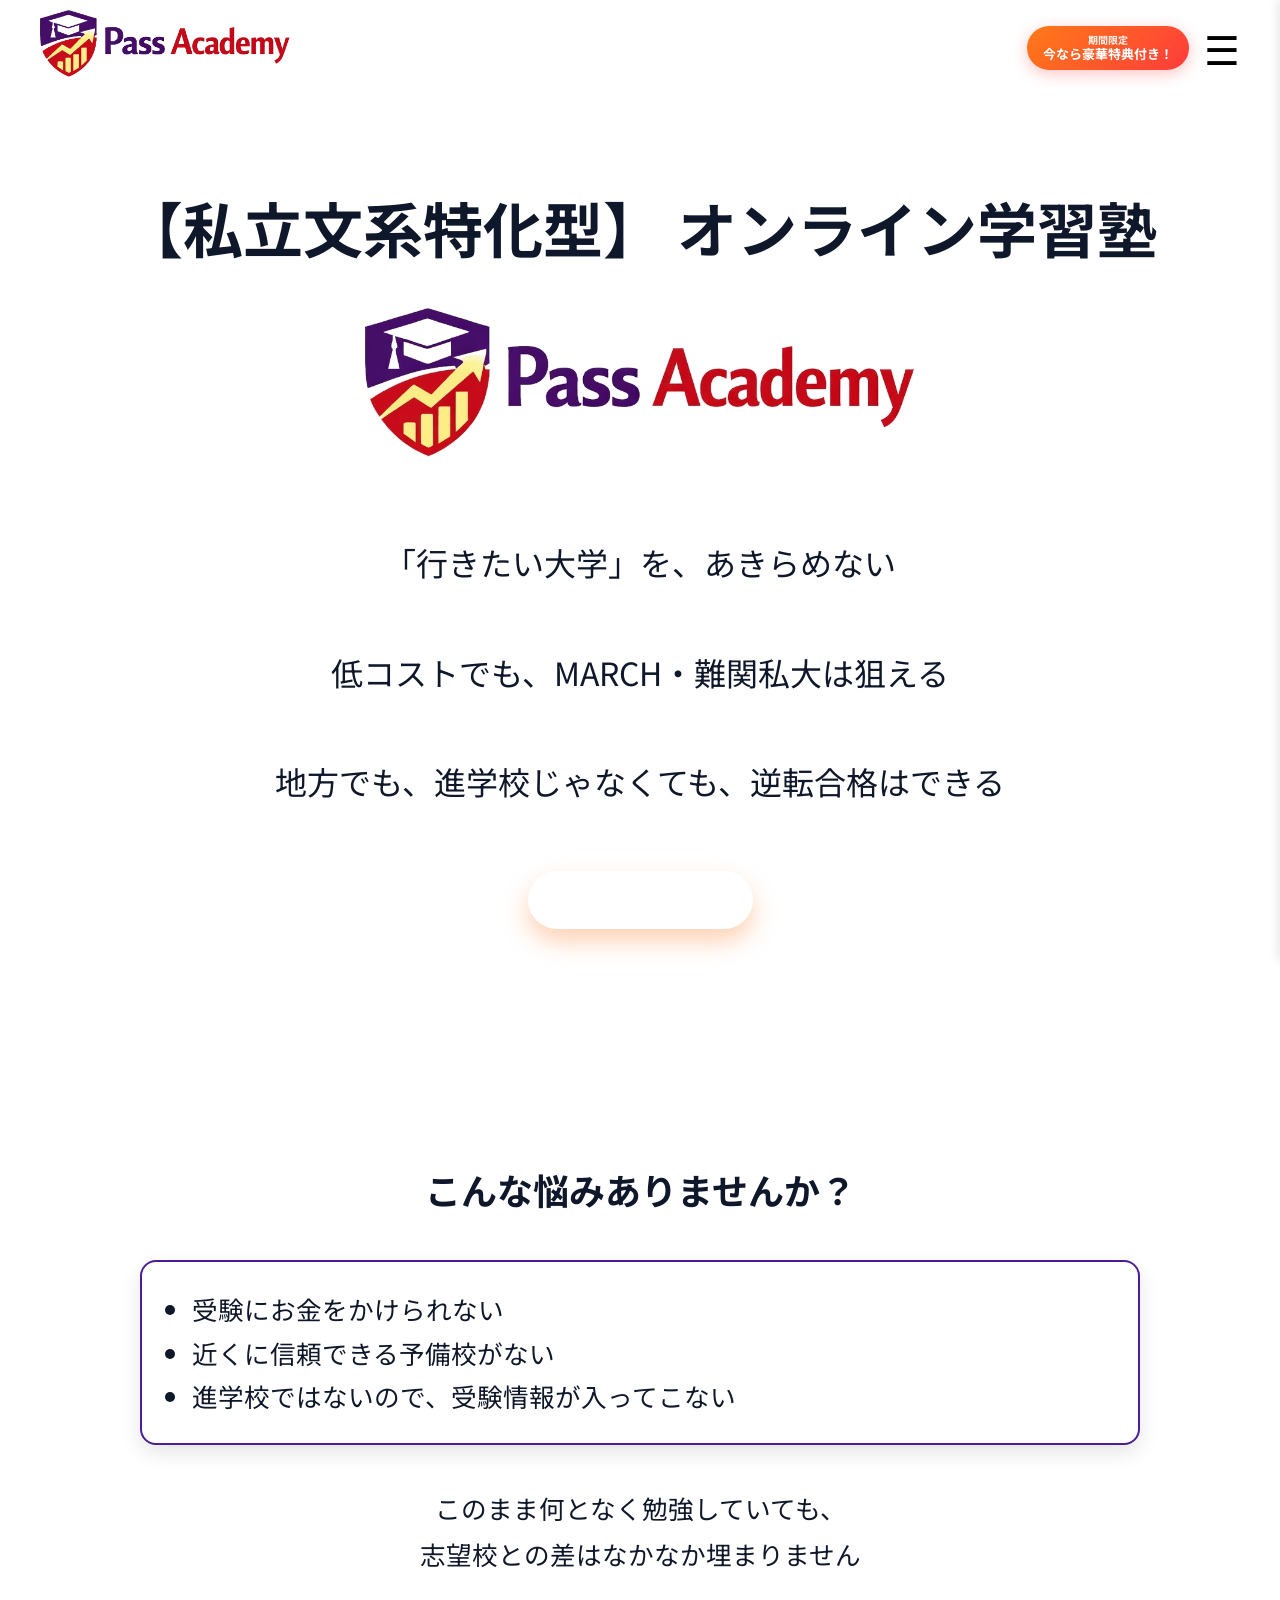
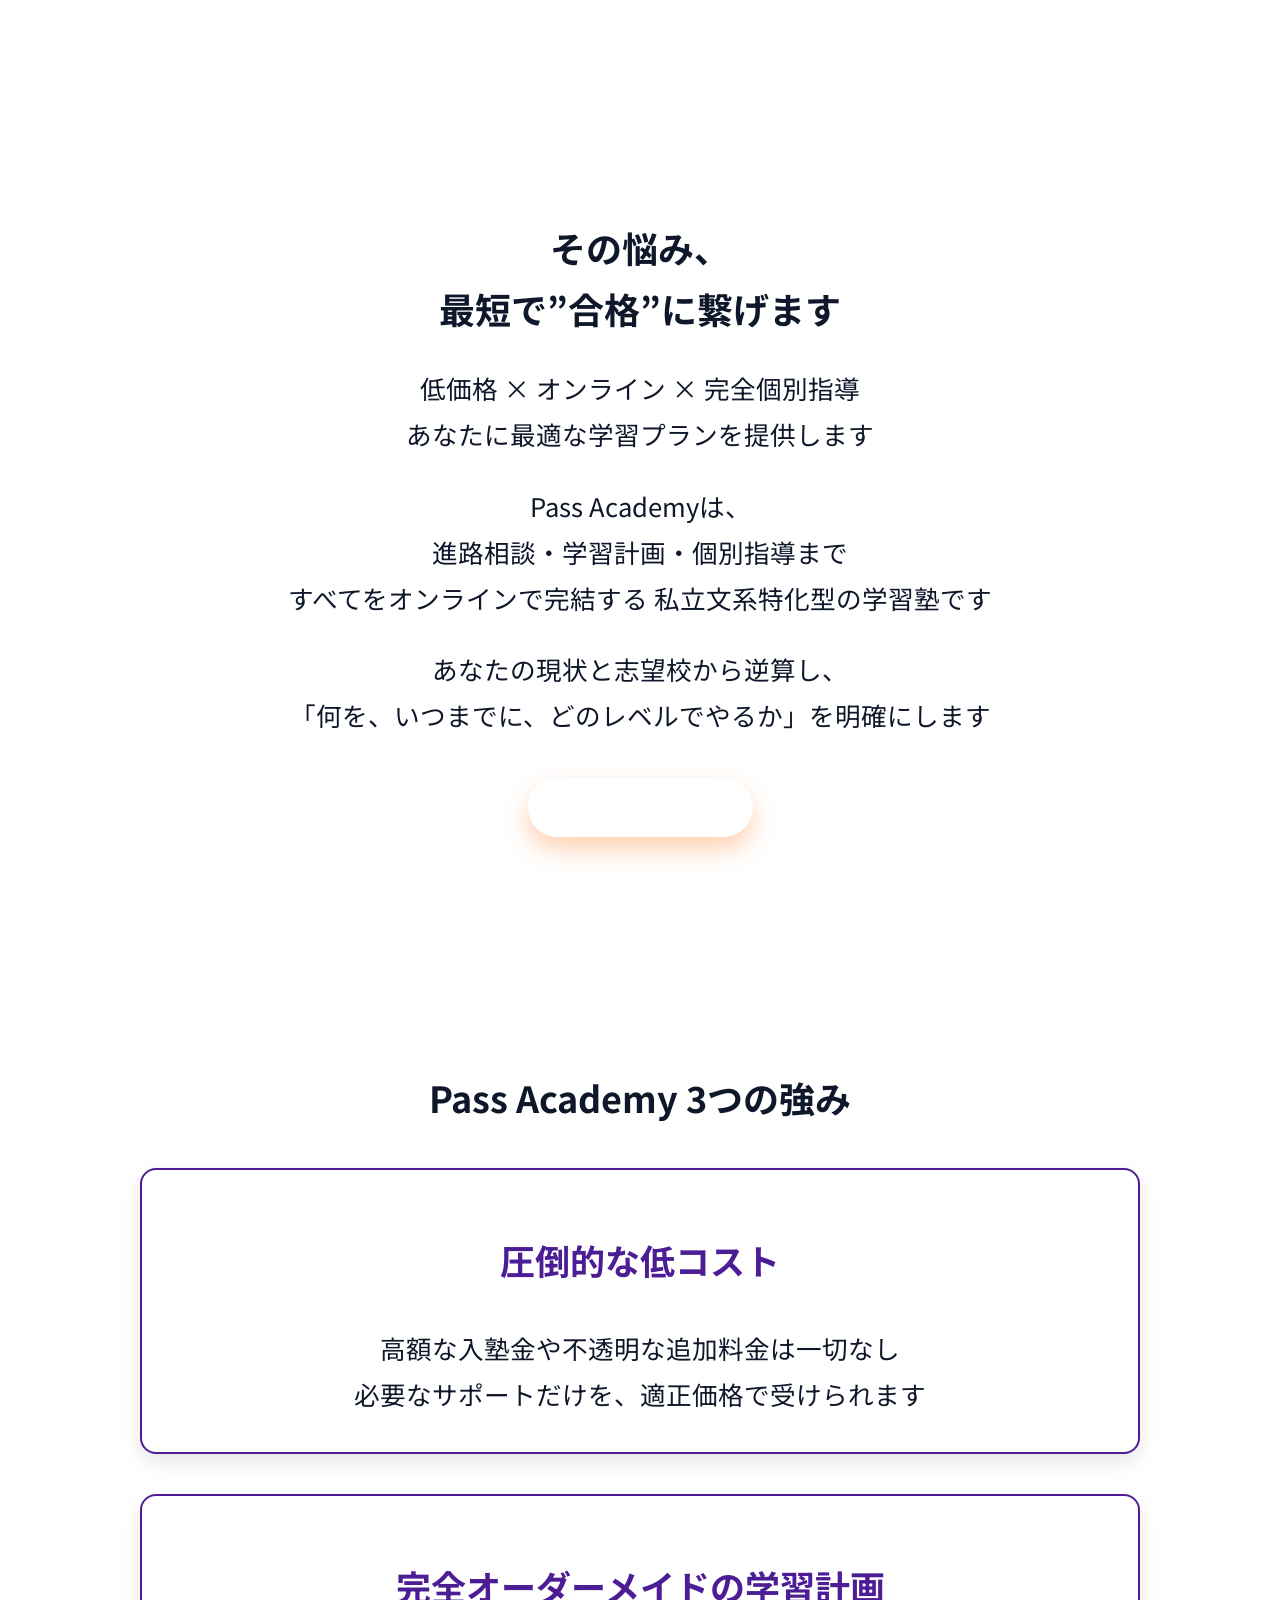
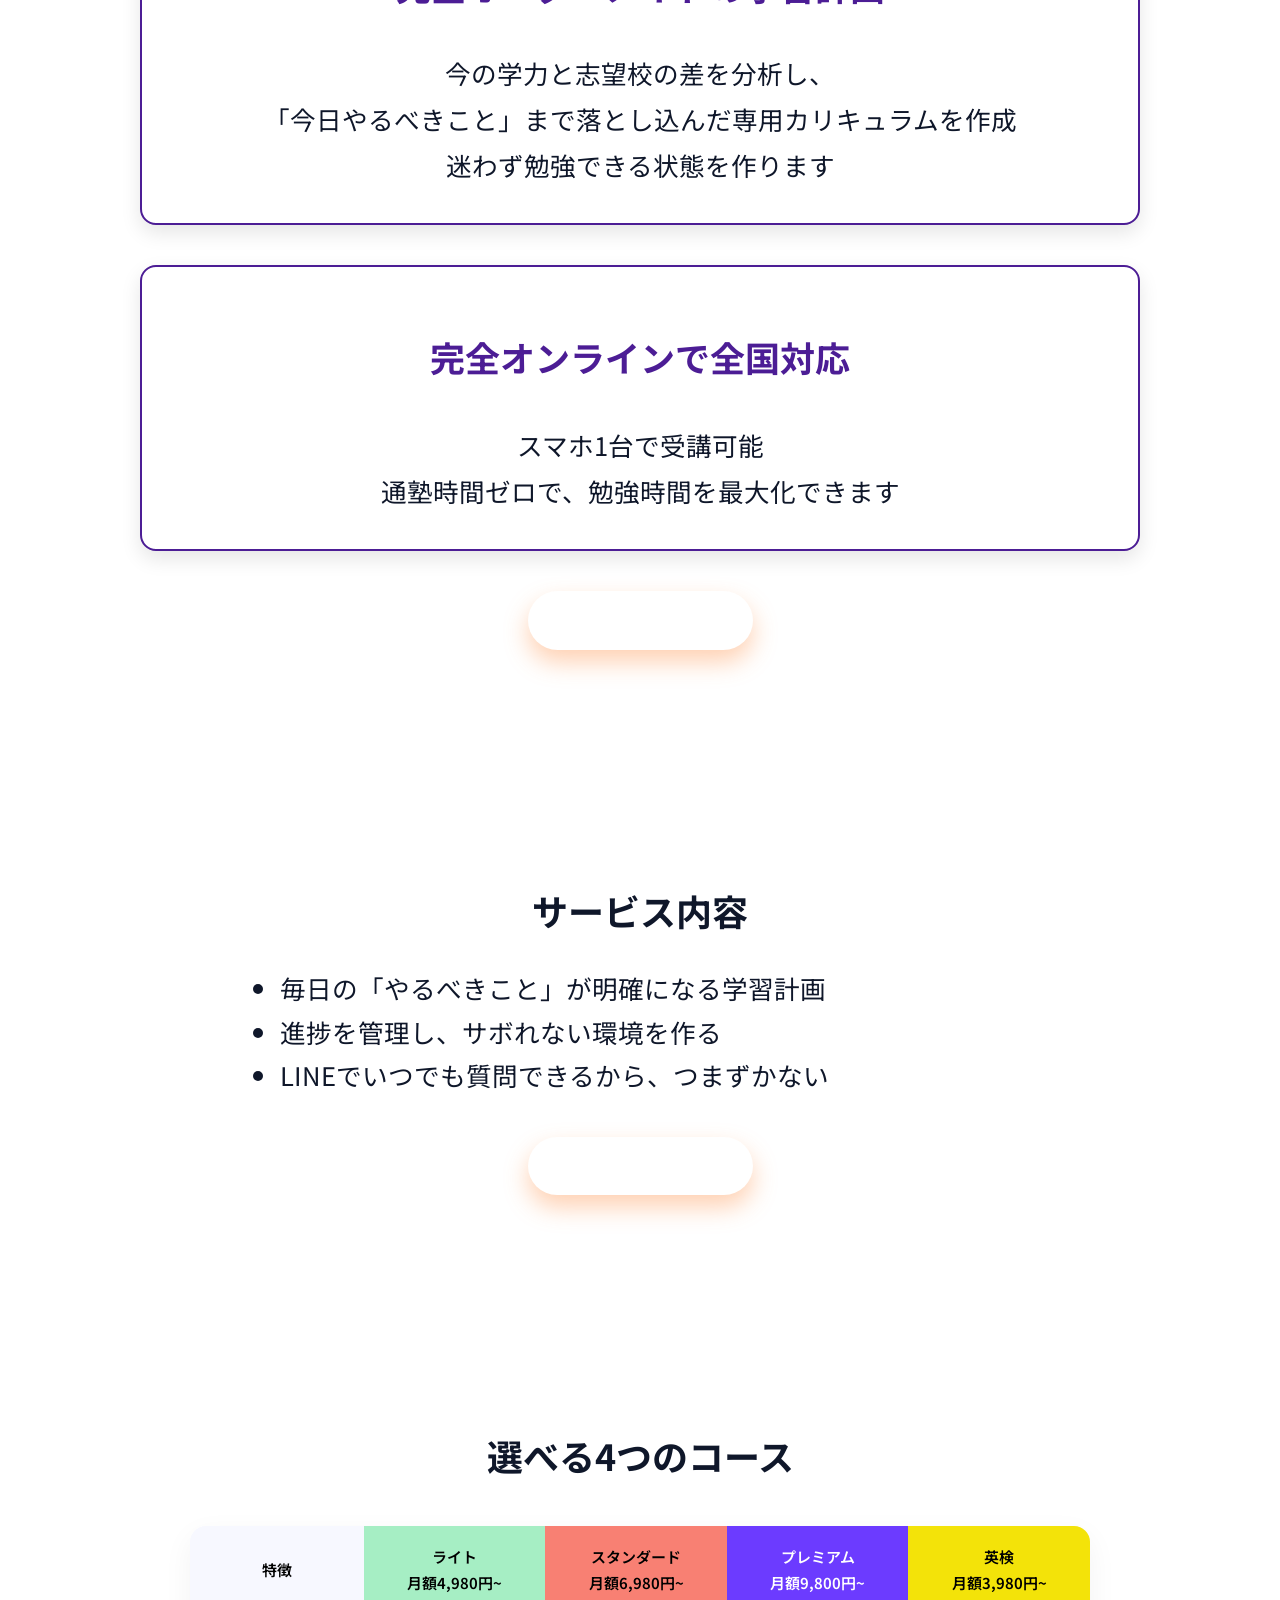
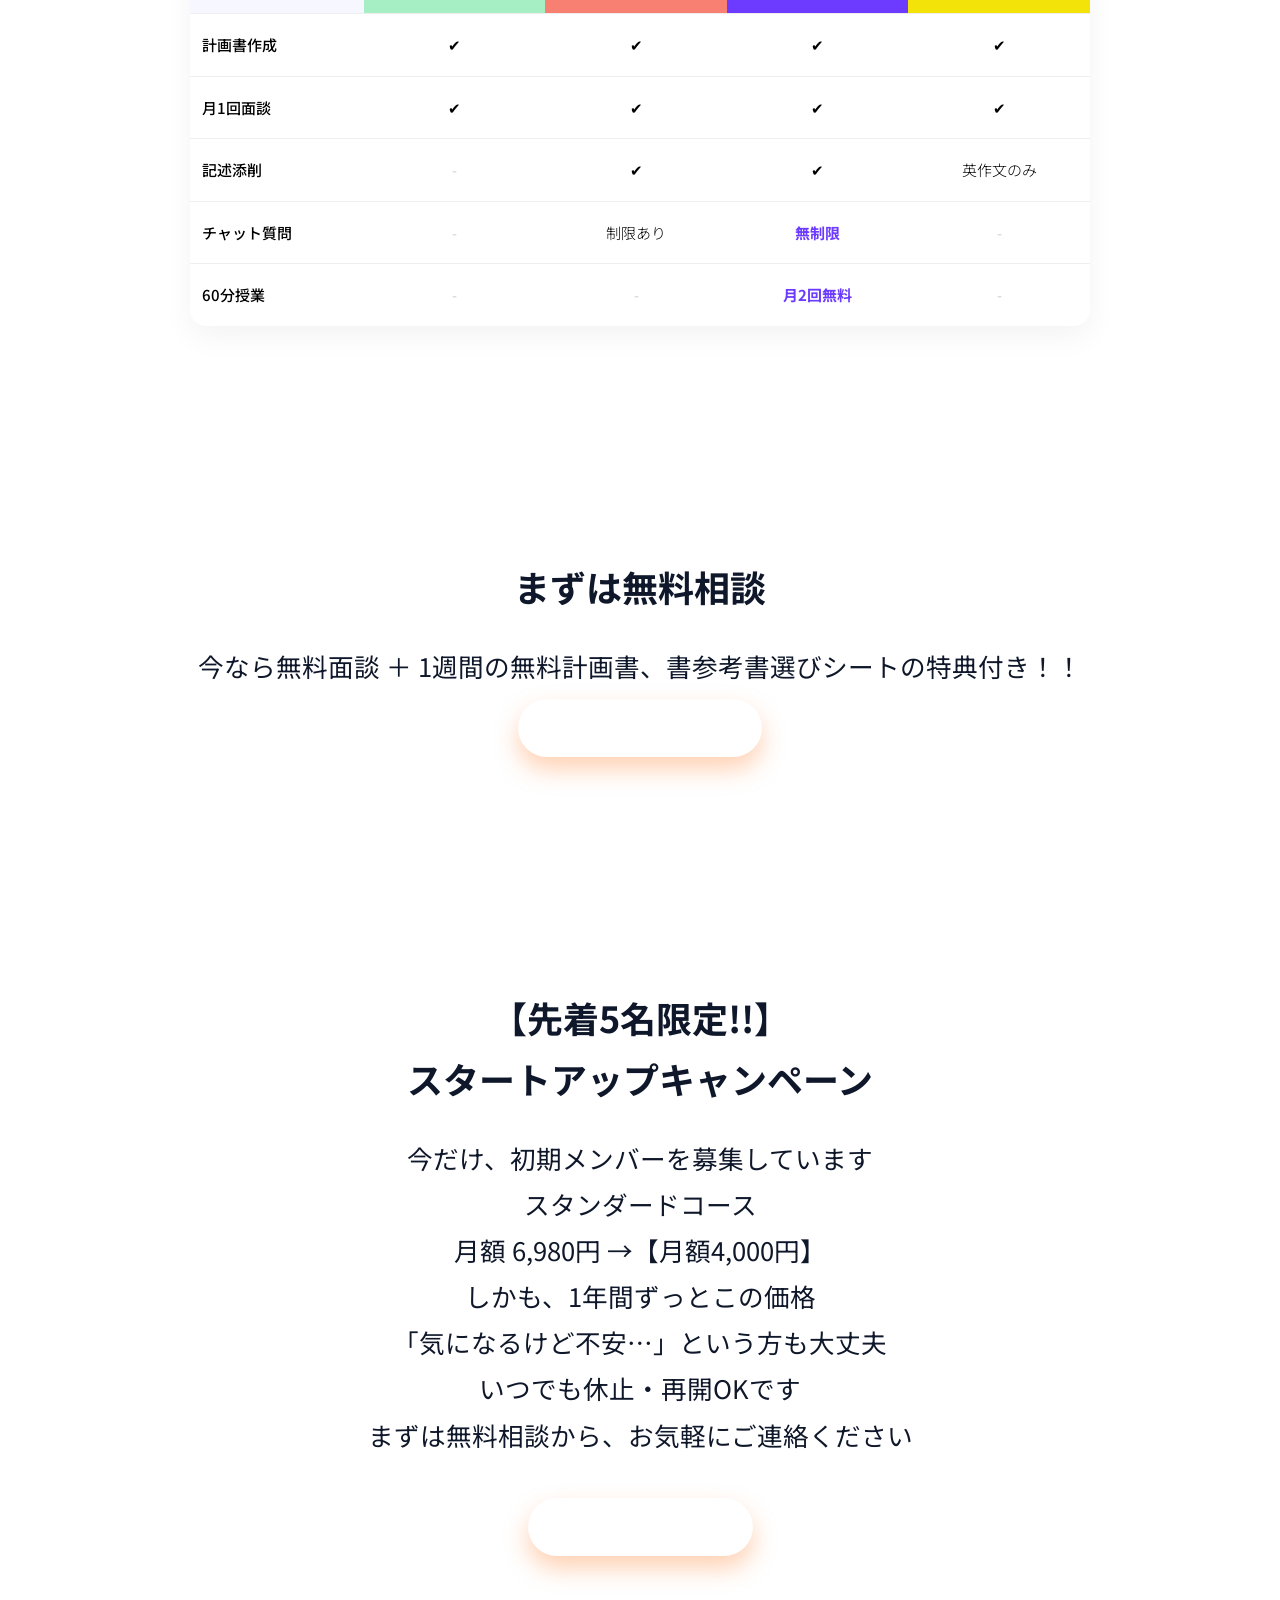
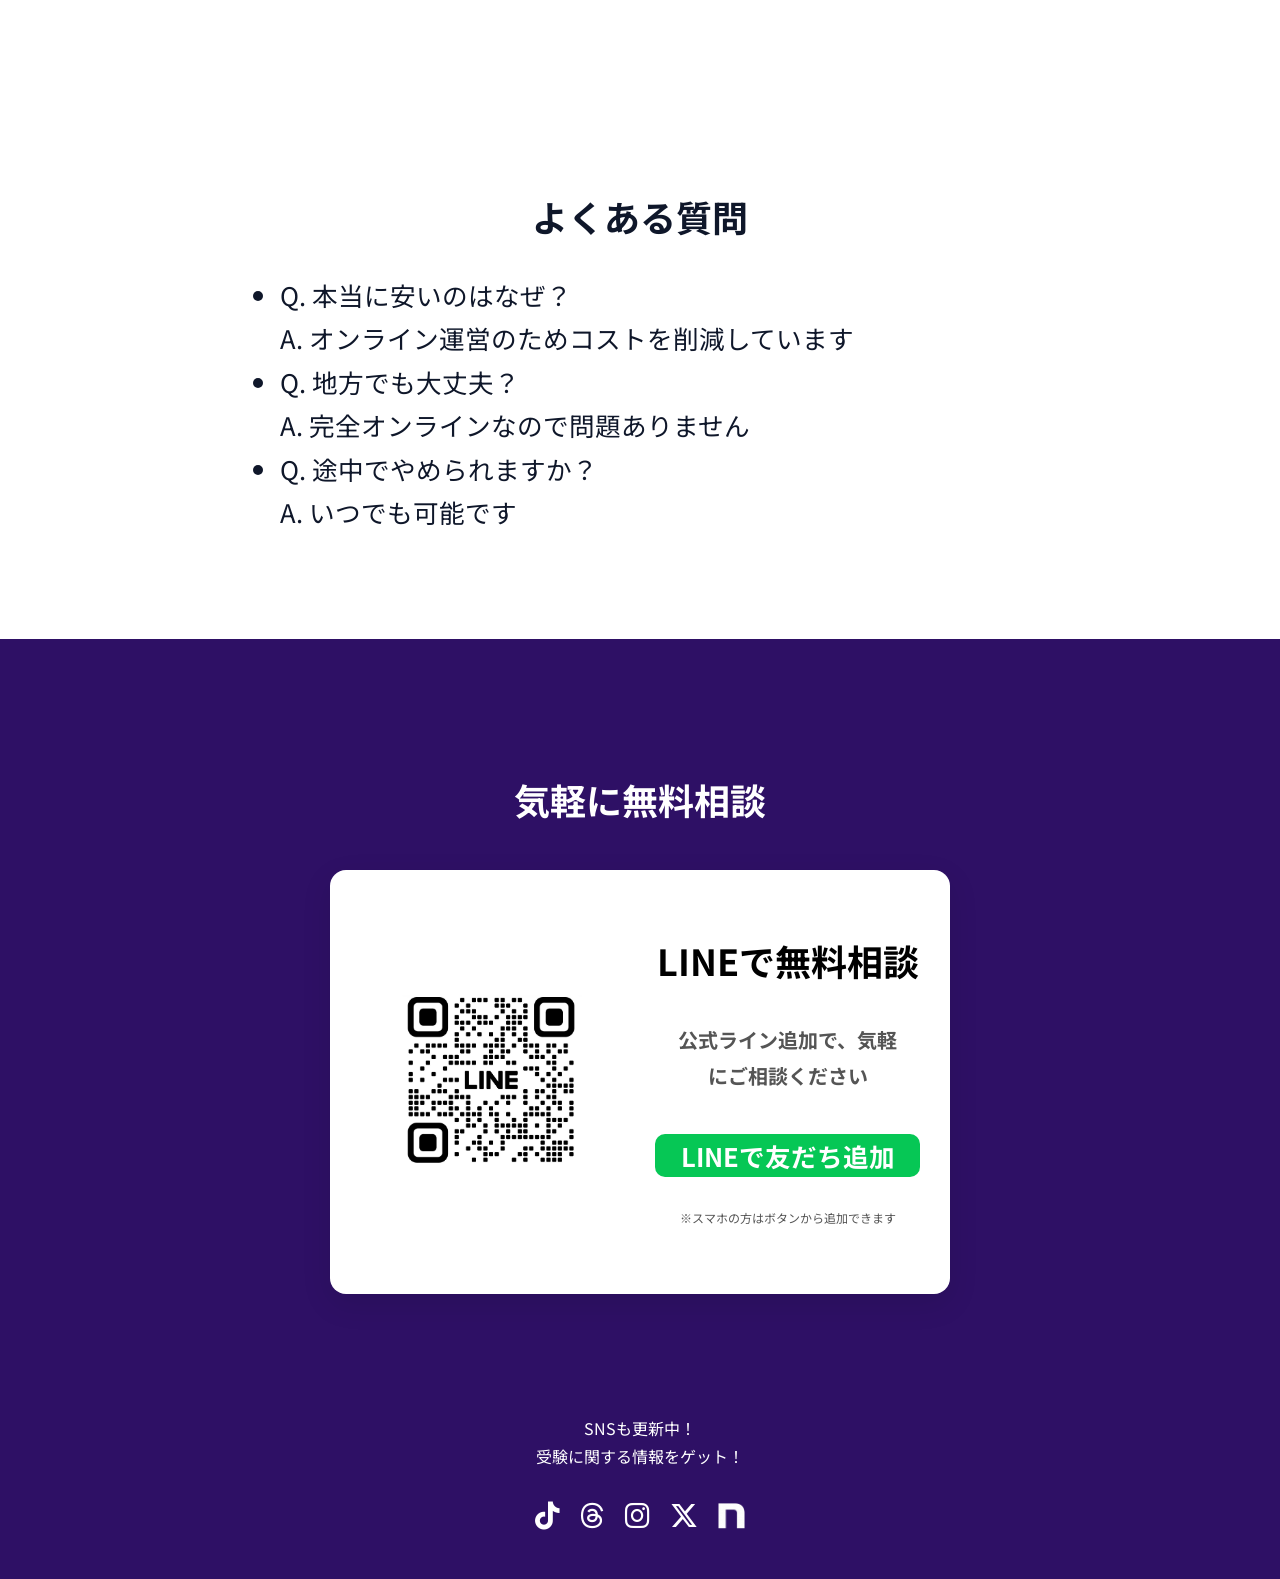
<file: index.html>
<!DOCTYPE html>
<html lang="jp">

<head>
    <meta charset="UTF-8">
    <meta name="viewport" content="width=device-width, initial-scale=1.0">
    <link rel="stylesheet" href="https://cdnjs.cloudflare.com/ajax/libs/font-awesome/6.5.1/css/all.min.css">

    <title>ホーム-Pass Academy</title>

    <link rel="stylesheet" href="style.css">
    <link href="https://fonts.googleapis.com/css2?family=Noto+Sans+JP:wght@300;400;700&display=swap" rel="stylesheet">
    <meta name="viewport" content="width=device-width, initial-scale=1.0">
</head>

<body>
    <header>
        <div class="logo">
            <a href="#">
                <img src="main_logo.jpg" alt="Pass Academy">
            </a>
        </div>

        <div class="right">
            <a href="contact.html" class="sub-cnt"><span class="small">期間限定</span>今なら豪華特典付き！</a>

            <!-- <a href="contact.html" class="cnt">無料相談</a> -->

            <div class="menu-btn" id="menuBtn">
                ☰
            </div>
        </div>
    </header>

    <!-- サイドバー -->
    <nav class="sidebar" id="sidebar">
        <div class="close-btn" id="closeBtn">
            ✕
        </div>
        <ul>
            <li><a href="index.html">ホーム</a></li>
            <li><a href="info.html">Pass Academyとは</a></li>
            <li><a href="course.html">コース/料金</a></li>
            <li><a href="contact.html">お問い合わせ</a></li>
        </ul>

        <div class="sns-links">

            <a href="https://www.tiktok.com/@yuki_passacademy_09?_r=1&_t=ZS-96BkiOVivVV">
                <i class="fa-brands fa-tiktok"></i>
            </a>

            <a href="https://www.threads.com/@pass_academy_march?igshid=NTc4MTIwNjQ2YQ==">
                <i class="fa-brands fa-threads"></i>
            </a>

            <a href="https://www.instagram.com/pass_academy_march?igsh=MTlmYmQ1NTVnb2lhcQ%3D%3D&utm_source=qr">
                <i class="fa-brands fa-instagram"></i>
            </a>

            <a href="https://x.com/passacademy0909?s=21">
                <i class="fa-brands fa-x-twitter"></i>
            </a>

            <a href="https://note.com/1002yuki" class="note-btn">
                <img src="note_logo_black.png" alt="">
            </a>

        </div>
    </nav>

    <div class="overlay" id="overlay"></div>


    <div class="all-fade-in">
        <section class="main">
            <section class="firstView">
                <h2>【私立文系特化型】 オンライン学習塾<br><span class="PA"><img src="main_logo.jpg" alt="Pass Academy"></span></h2>
                <p>「行きたい大学」を、あきらめない</p>
                <p>低コストでも、MARCH・難関私大は狙える</p>
                <p>地方でも、進学校じゃなくても、逆転合格はできる</p>
                <div class="cta">
                    <a href="contact.html" class="cnt">無料で相談してみる</a>
                </div>
            </section>

            <section class="prb">
                <h2>こんな悩みありませんか？</h2>
                <div class="prbEx">
                    <ul>
                        <li>受験にお金をかけられない</li>
                        <li>近くに信頼できる予備校がない</li>
                        <li>進学校ではないので、受験情報が入ってこない </li>
                    </ul>
                </div>
                <p>このまま何となく勉強していても、
                    <br>志望校との差はなかなか埋まりません
                </p>
            </section>

            <section class="sol">
                <h2>その悩み、<br>最短で”合格”に繋げます</h2>
                <p>低価格 × オンライン × 完全個別指導
                    <br>あなたに最適な学習プランを提供します
                </p>
                <p>Pass Academyは、
                    <br>進路相談・学習計画・個別指導まで
                    <br>すべてをオンラインで完結する
                    私立文系特化型の学習塾です
                </p>
                <p>あなたの現状と志望校から逆算し、
                    <br>「何を、いつまでに、どのレベルでやるか」を明確にします
                </p>
                <div class="cta">
                    <a href="contact.html" class="cnt">無料で相談してみる</a>
                </div>
            </section>

            <section class="why">
                <h2> Pass Academy 3つの強み</h2>

                <div class="ex fade-in">
                    <h3>圧倒的な低コスト </h3>
                    <p>高額な入塾金や不透明な追加料金は一切なし
                        <br> 必要なサポートだけを、適正価格で受けられます
                    </p>

                </div>

                <div class="ex fade-in">
                    <h3>完全オーダーメイドの学習計画</h3>
                    <p>今の学力と志望校の差を分析し、
                        <br>「今日やるべきこと」まで落とし込んだ専用カリキュラムを作成
                        <br>迷わず勉強できる状態を作ります
                    </p>

                </div>

                <div class="ex fade-in">
                    <h3>完全オンラインで全国対応</h3>
                    <p>スマホ1台で受講可能
                        <br> 通塾時間ゼロで、勉強時間を最大化できます
                    </p>

                </div>
                <div class="cta">
                    <a href="contact.html" class="cnt">無料で相談してみる</a>
                </div>
            </section>

            <section class="ser">
                <div class="section-inner">
                    <h2>サービス内容</h2>
                    <ul>
                        <li>毎日の「やるべきこと」が明確になる学習計画</li>
                        <li>進捗を管理し、サボれない環境を作る</li>
                        <li>LINEでいつでも質問できるから、つまずかない</li>
                    </ul>
                    <div class="cta">
                        <a href="contact.html" class="cnt">無料で相談してみる</a>
                    </div>
                </div>
            </section>

            <section class="course-table">
                <h2>選べる4つのコース</h2>

                <div class="course-wrapper">
                    <table>
                        <thead>
                            <tr>
                                <th>特徴</th>
                                <th class="light">ライト<br>月額4,980円~</th>
                                <th class="standard">スタンダード<br>月額6,980円~</th>
                                <th class="premium">プレミアム<br>月額9,800円~</th>
                                <th class="eiken">英検<br>月額3,980円~</th>
                            </tr>
                        </thead>

                        <tbody>
                            <tr>
                                <td>計画書作成</td>
                                <td>✔</td>
                                <td>✔</td>
                                <td>✔</td>
                                <td>✔</td>
                            </tr>

                            <tr>
                                <td>月1回面談</td>
                                <td>✔</td>
                                <td>✔</td>
                                <td>✔</td>
                                <td>✔</td>
                            </tr>

                            <tr>
                                <td>記述添削</td>
                                <td class="none">-</td>
                                <td>✔</td>
                                <td>✔</td>
                                <td>英作文のみ</td>
                            </tr>

                            <tr>
                                <td>チャット質問</td>
                                <td class="none">-</td>
                                <td>制限あり</td>
                                <td class="highlight">無制限</td>
                                <td class="none">-</td>
                            </tr>

                            <tr>
                                <td>60分授業</td>
                                <td class="none">-</td>
                                <td class="none">-</td>
                                <td class="highlight">月2回無料</td>
                                <td class="none">-</td>
                            </tr>
                        </tbody>
                    </table>
                </div>
            </section>
            <!-- <section class="pricing">
                <h2>選べる4つのコース</h2>

                <div class="pricing-table">

                    <div class="plan fade-in">
                        <h3>ライト</h3>
                        <p class="price">¥4,980〜</p>
                        <ul>
                            <li>オーダーメイド学習計画書</li>
                            <li>月1回の個別面談</li>
                        </ul>
                    </div>

                    <div class="plan recommended fade-in">
                        <h3>スタンダード</h3>
                        <p class="price">¥6,980〜</p>
                        <ul>
                            <li>学習計画＋月1回面談</li>
                            <li>記述問題の添削</li>
                            <li>チャット質問（制限あり）</li>
                        </ul>
                    </div>

                    <div class="plan fade-in">
                        <h3>プレミアム</h3>
                        <p class="price">¥9,800〜</p>
                        <ul>
                            <li>学習計画＋面談無制限</li>
                            <li>記述添削＋質問し放題</li>
                            <li>月2回の個別授業（60分）</li>
                        </ul>
                    </div>

                    <div class="plan fade-in">
                        <h3>英検対策</h3>
                        <p class="price">¥3,980〜</p>
                        <ul>
                            <li>英検専用カリキュラム</li>
                            <li>英作文添削＋面接対策</li>
                            <li>月1回面談</li>
                        </ul>
                    </div>

                </div>
            </section> -->

            <section class="cta">
                <h2>まずは無料相談</h2>
                <p>今なら無料面談 ＋ 1週間の無料計画書、書参考書選びシートの特典付き！！</p>
                <a href="contact.html" class="cnt">無料相談はこちらから</a>
            </section>


            <section class="campaign">
                <h2>【先着5名限定!!】<br>スタートアップキャンペーン</h2>
                <p>今だけ、初期メンバーを募集しています

                    <br> スタンダードコース
                    <br>月額 6,980円 →【月額4,000円】

                    <br>しかも、1年間ずっとこの価格

                    <br>「気になるけど不安…」という方も大丈夫
                    <br>いつでも休止・再開OKです

                    <br>まずは無料相談から、お気軽にご連絡ください
                </p>
                <div class="cta">
                    <a href="contact.html" class="cnt">無料で相談してみる</a>
                </div>
            </section>

            <section class="qa">
                <div class="section-inner">
                    <h2>よくある質問</h2>
                    <ul>
                        <li>Q. 本当に安いのはなぜ？<br> A. オンライン運営のためコストを削減しています</li>
                        <li>Q. 地方でも大丈夫？<br> A. 完全オンラインなので問題ありません</li>
                        <li>Q. 途中でやめられますか？<br> A. いつでも可能です</li>
                    </ul>
                </div>
            </section>
        </section>
    </div>

    <a href="contact.html" class="floating-btn">無料相談</a>

    <script>
        const btn = document.querySelector('.floating-btn');

        window.addEventListener('scroll', () => {
            if (window.scrollY > 300) {
                btn.style.opacity = '1';
            } else {
                btn.style.opacity = '0';
            }
        });
    </script>



    <footer>
        <section class="section-buttom">
            <div class="line-wrapper">
                <div class="buttom-cta">
                    <h2>気軽に無料相談</h2>

                    <div class="line-card">
                        <div class="line-card-body">
                            <div class="line-QR">
                                <img src="line.jpg" alt="" id="line">
                            </div>

                            <div class="line-info">
                                <h2 class="line-h2">LINEで無料相談</h2>
                                <p class="line-text">公式ライン追加で、気軽にご相談ください</p>
                                <a href="https://lin.ee/U14VeiS" class="line-button">
                                    LINEで友だち追加
                                </a>
                                <p class="line-note">
                                    ※スマホの方はボタンから追加できます
                                </p>
                            </div>
                        </div>
                    </div>
                </div>
            </div>
            <section class="sns">

                <p>SNSも更新中！<br>受験に関する情報をゲット！</p>

                <div class="sns-links">

                    <a href="https://www.tiktok.com/@yuki_passacademy_09?_r=1&_t=ZS-96BkiOVivVV">
                        <i class="fa-brands fa-tiktok"></i>
                    </a>

                    <a href="https://www.threads.com/@pass_academy_march?igshid=NTc4MTIwNjQ2YQ==">
                        <i class="fa-brands fa-threads"></i>
                    </a>

                    <a href="https://www.instagram.com/pass_academy_march?igsh=MTlmYmQ1NTVnb2lhcQ%3D%3D&utm_source=qr">
                        <i class="fa-brands fa-instagram"></i>
                    </a>

                    <a href="https://x.com/passacademy0909?s=21">
                        <i class="fa-brands fa-x-twitter"></i>
                    </a>

                    <a href="https://note.com/1002yuki" class="note-btn">
                        <img src="note_logo.png" alt="">
                    </a>

                </div>
            </section>
        </section>
        <!-- <p>© Pass Academy</p> -->
    </footer>

    <script src="app.js"></script>
</body>

</html>
</file>
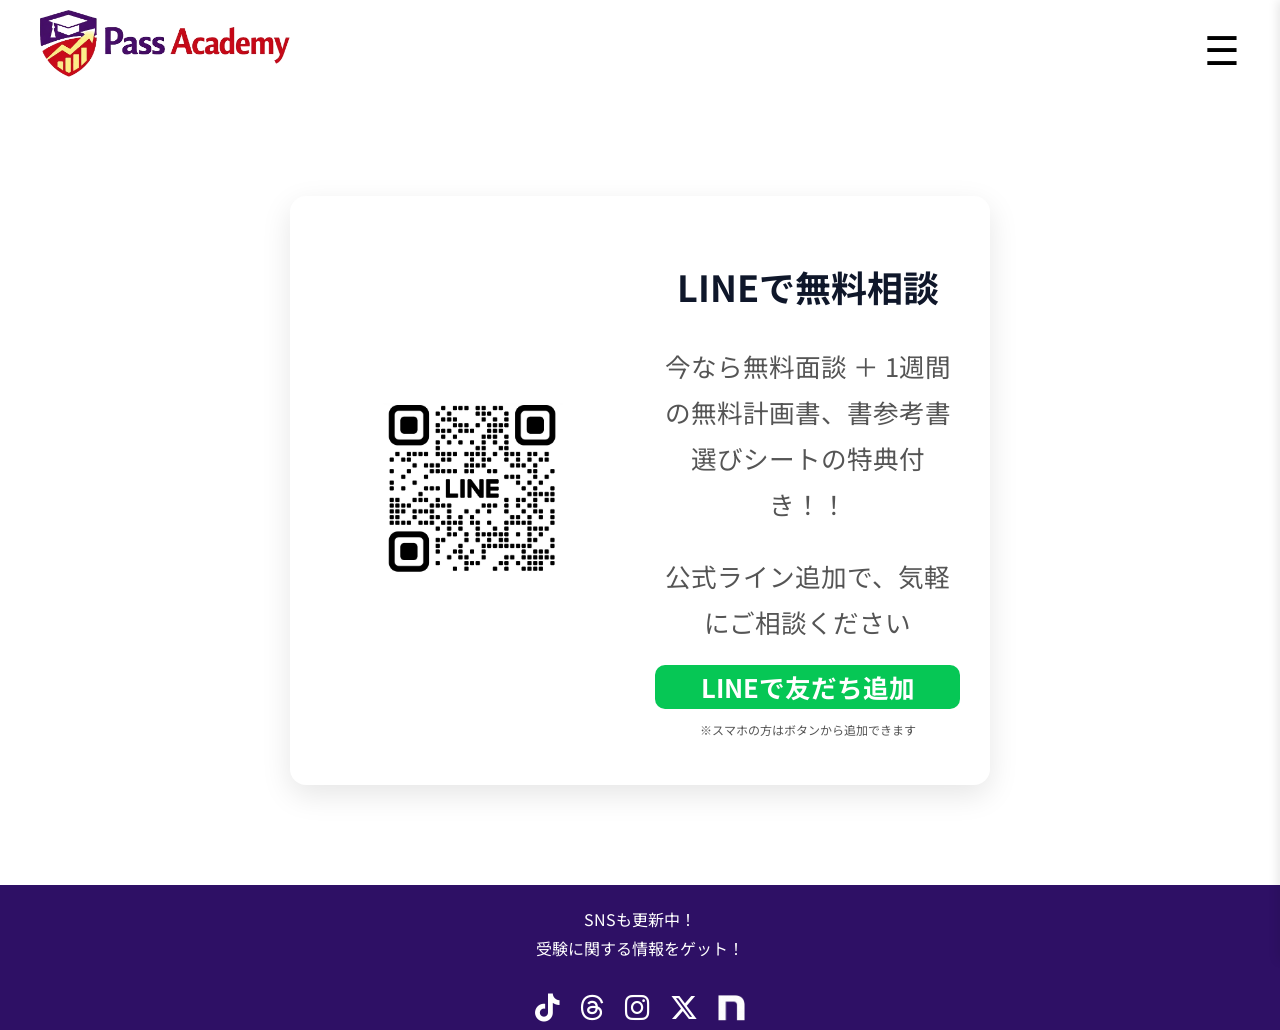
<file: contact.html>
<!DOCTYPE html>
<html lang="jp">

<head>
    <meta charset="UTF-8">
    <meta name="viewport" content="width=device-width, initial-scale=1.0">
    <link rel="stylesheet" href="https://cdnjs.cloudflare.com/ajax/libs/font-awesome/6.5.1/css/all.min.css">

    <title>お問い合わせ-Pass Academy</title>
    
    <link rel="stylesheet" href="style.css">
    <link href="https://fonts.googleapis.com/css2?family=Noto+Sans+JP:wght@300;400;700&display=swap" rel="stylesheet">
</head>

<body>
    <header>
        <div class="logo">
            <a href="index.html">
                <img src="main_logo.jpg" alt="Pass Academy">
            </a>
        </div>
        <div class="right">
            <div class="menu-btn" id="menuBtn">
                ☰
            </div>
        </div>
        <!-- <a href="contact.html" class="cnt">無料相談はこちらから</a> -->
    </header>

    <!-- サイドバー -->
    <nav class="sidebar" id="sidebar">
        <div class="close-btn" id="closeBtn">
            ✕
        </div>
        <ul>
            <li><a href="index.html">ホーム</a></li>
            <li><a href="info.html">Pass Academyとは</a></li>
            <li><a href="course.html">コース/料金</a></li>
            <li><a href="contact.html">お問い合わせ</a></li>
        </ul>

        <div class="sns-links">

            <a href="https://www.tiktok.com/@yuki_passacademy_09?_r=1&_t=ZS-96BkiOVivVV">
                <i class="fa-brands fa-tiktok"></i>
            </a>

            <a href="https://www.threads.com/@pass_academy_march?igshid=NTc4MTIwNjQ2YQ==">
                <i class="fa-brands fa-threads"></i>
            </a>

            <a href="https://www.instagram.com/pass_academy_march?igsh=MTlmYmQ1NTVnb2lhcQ%3D%3D&utm_source=qr">
                <i class="fa-brands fa-instagram"></i>
            </a>

            <a href="https://x.com/passacademy0909?s=21">
                <i class="fa-brands fa-x-twitter"></i>
            </a>

            <a href="https://note.com/1002yuki" class="note-btn">
                <img src="note_logo_black.png" alt="">
            </a>

        </div>
    </nav>

    <div class="overlay" id="overlay"></div>

    <section class="contact">

        <div class="line-wrapper">
            <div class="line-card">
                <div class="line-card-body">
                    <div class="line-QR">
                        <img src="line.jpg" alt="" id="line">
                    </div>

                    <div class="line-info">
                        <h2>LINEで無料相談</h2>
                        <p>今なら無料面談 ＋ 1週間の無料計画書、書参考書選びシートの特典付き！！</p>
                        <p>公式ライン追加で、気軽にご相談ください</p>
                        <a href="https://lin.ee/U14VeiS" class="line-button">
                            LINEで友だち追加
                        </a>
                        <p class="line-note">
                            ※スマホの方はボタンから追加できます
                        </p>
                    </div>
                </div>
            </div>
        </div>
    </section>

    <footer>
        <section class="sns">

            <p>SNSも更新中！<br>受験に関する情報をゲット！</p>

            <div class="sns-links">

                <a href="https://www.tiktok.com/@yuki_passacademy_09?_r=1&_t=ZS-96BkiOVivVV">
                    <i class="fa-brands fa-tiktok"></i>
                </a>

                <a href="https://www.threads.com/@pass_academy_march?igshid=NTc4MTIwNjQ2YQ==">
                    <i class="fa-brands fa-threads"></i>
                </a>

                <a href="https://www.instagram.com/pass_academy_march?igsh=MTlmYmQ1NTVnb2lhcQ%3D%3D&utm_source=qr">
                    <i class="fa-brands fa-instagram"></i>
                </a>

                <a href="https://x.com/passacademy0909?s=21">
                    <i class="fa-brands fa-x-twitter"></i>
                </a>

                <a href="https://note.com/1002yuki" class="note-btn">
                    <img src="note_logo.png" alt="">
                </a>

            </div>
        </section>
        <!-- <p>© Pass Academy</p> -->
    </footer>

    <script src="app.js"></script>
</body>

</html>
</file>
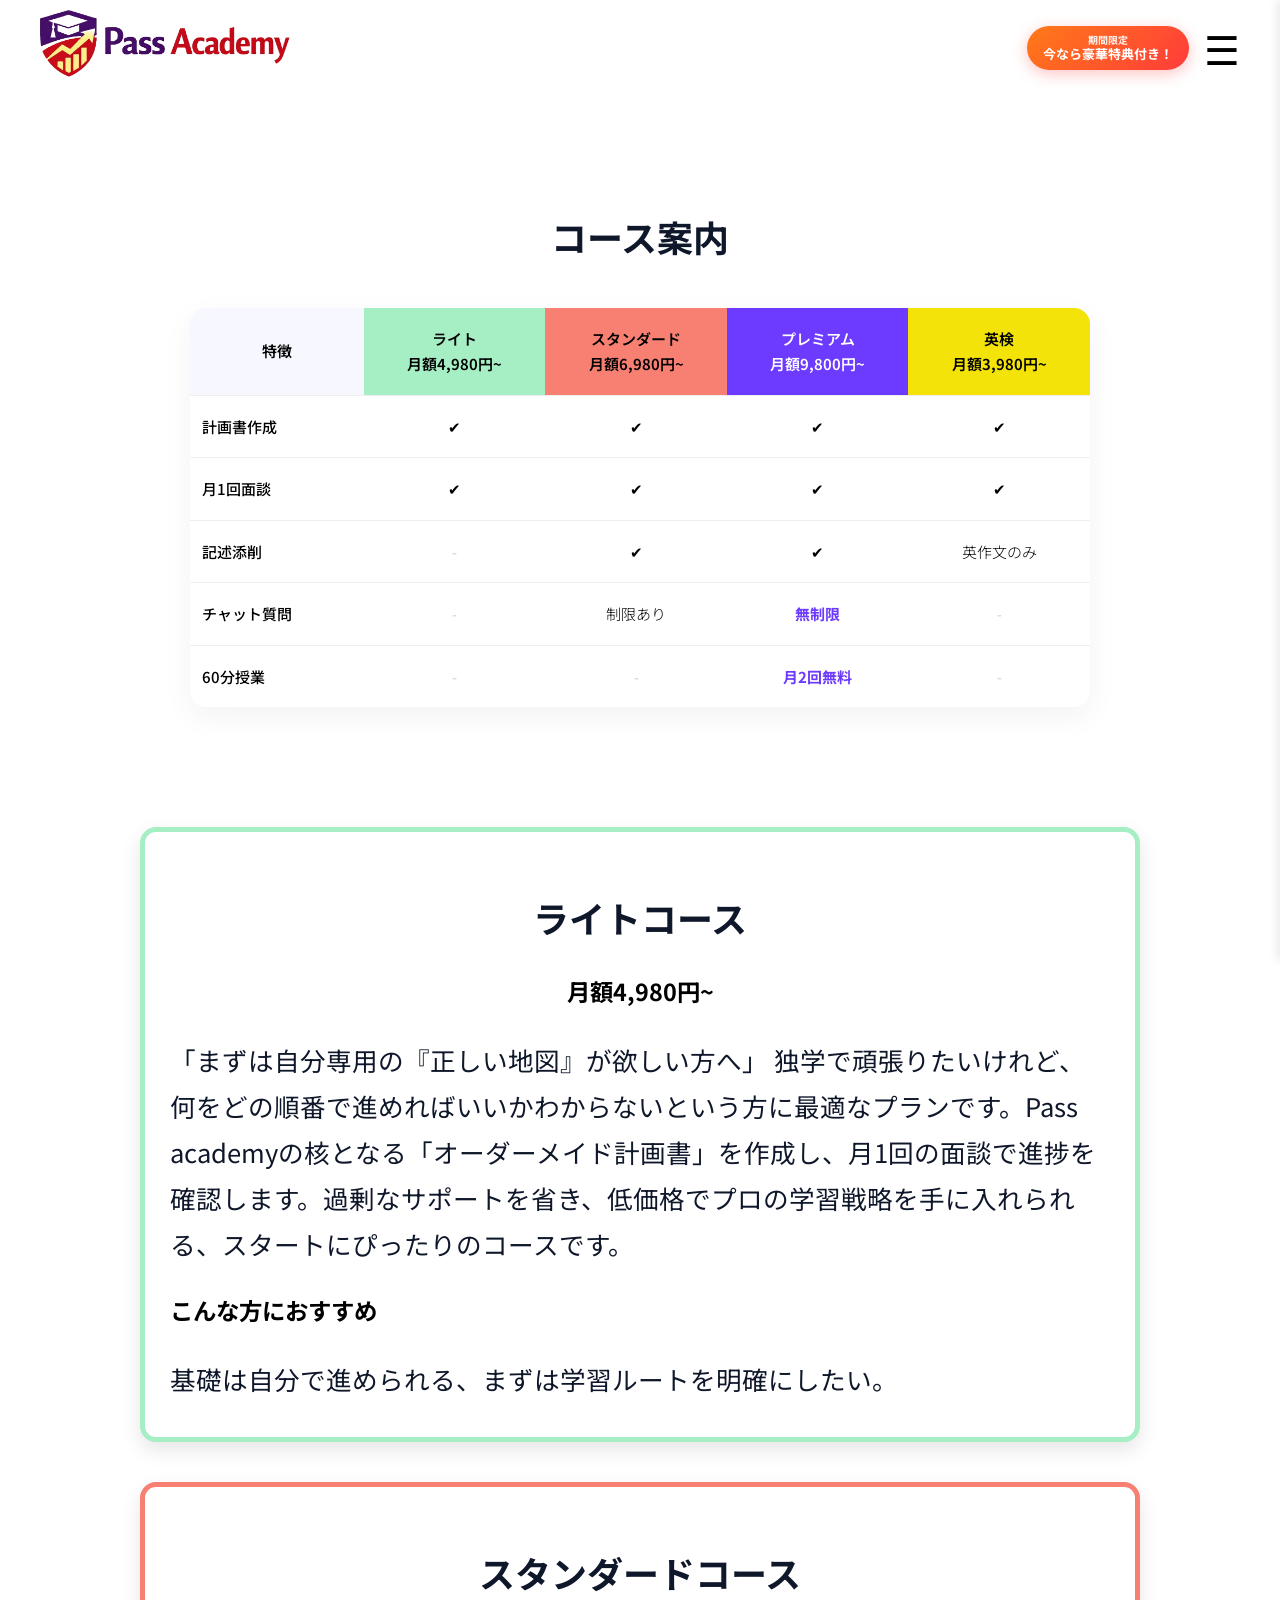
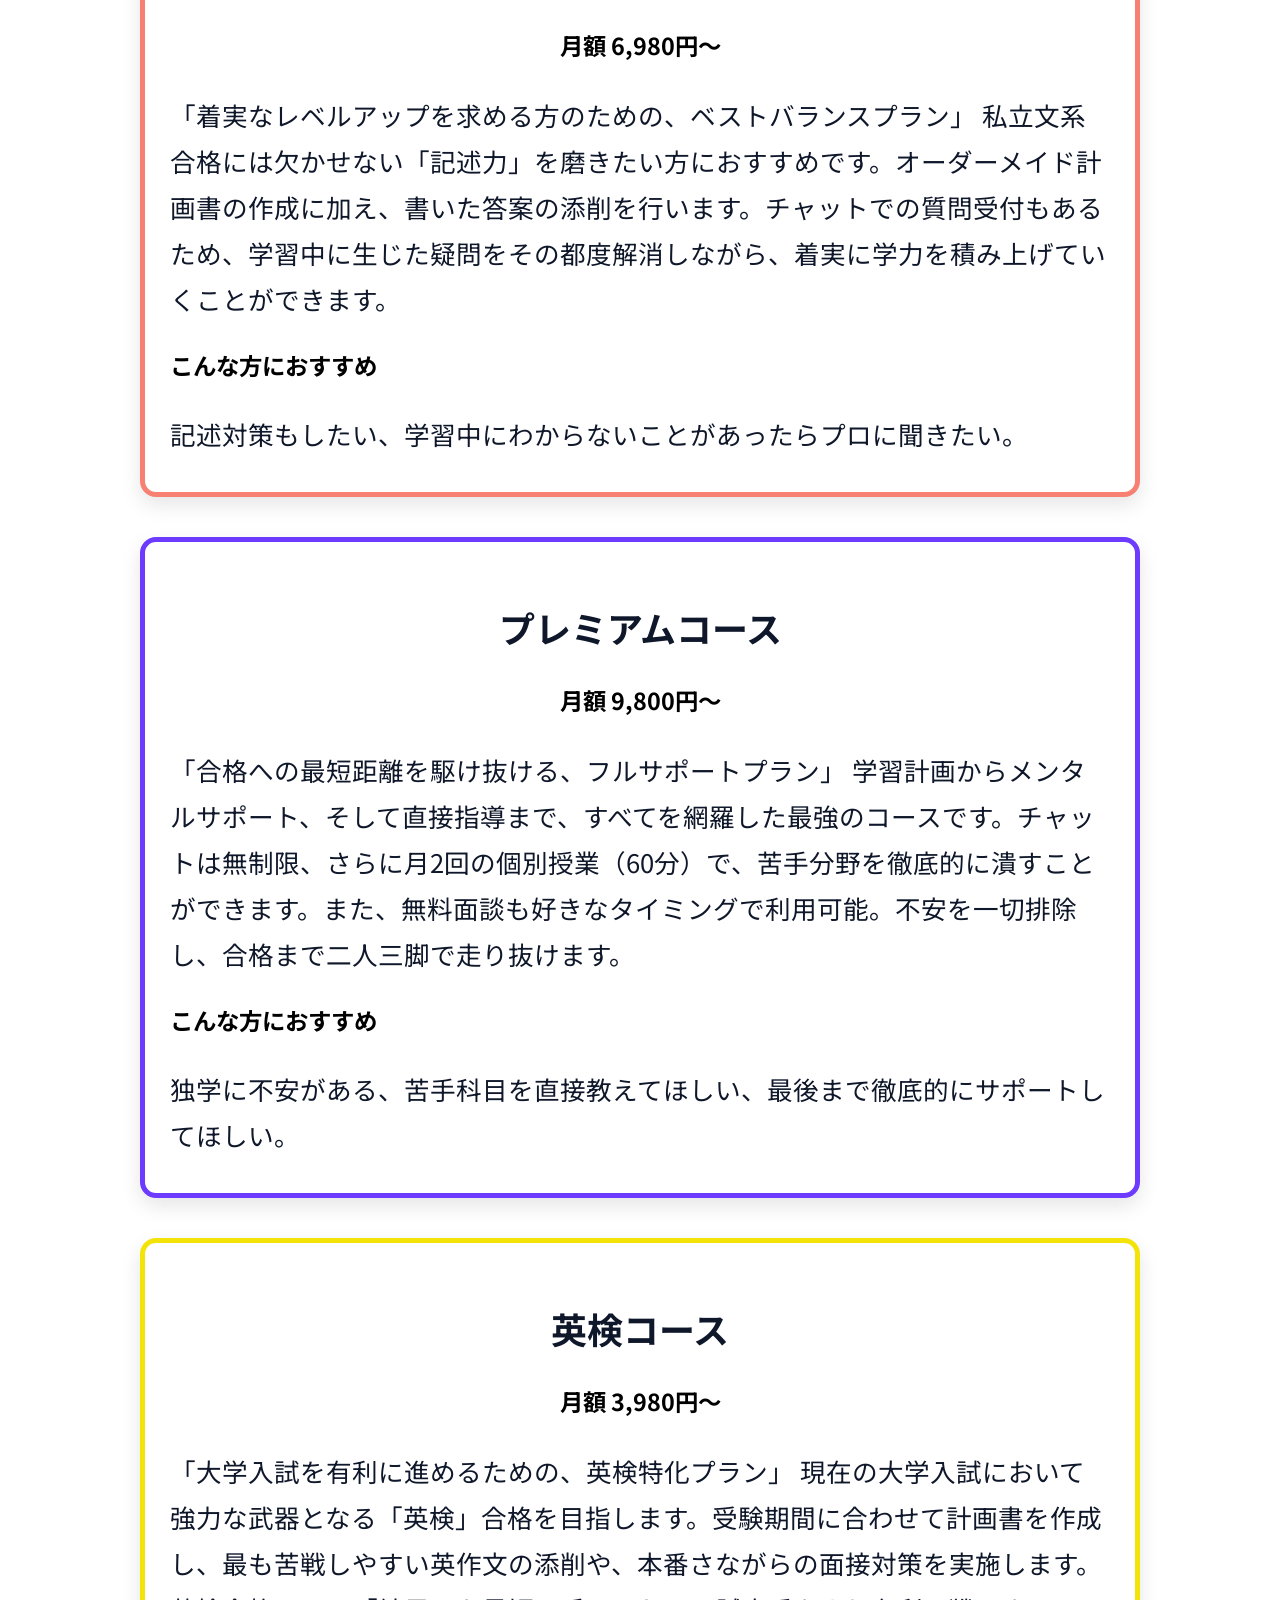
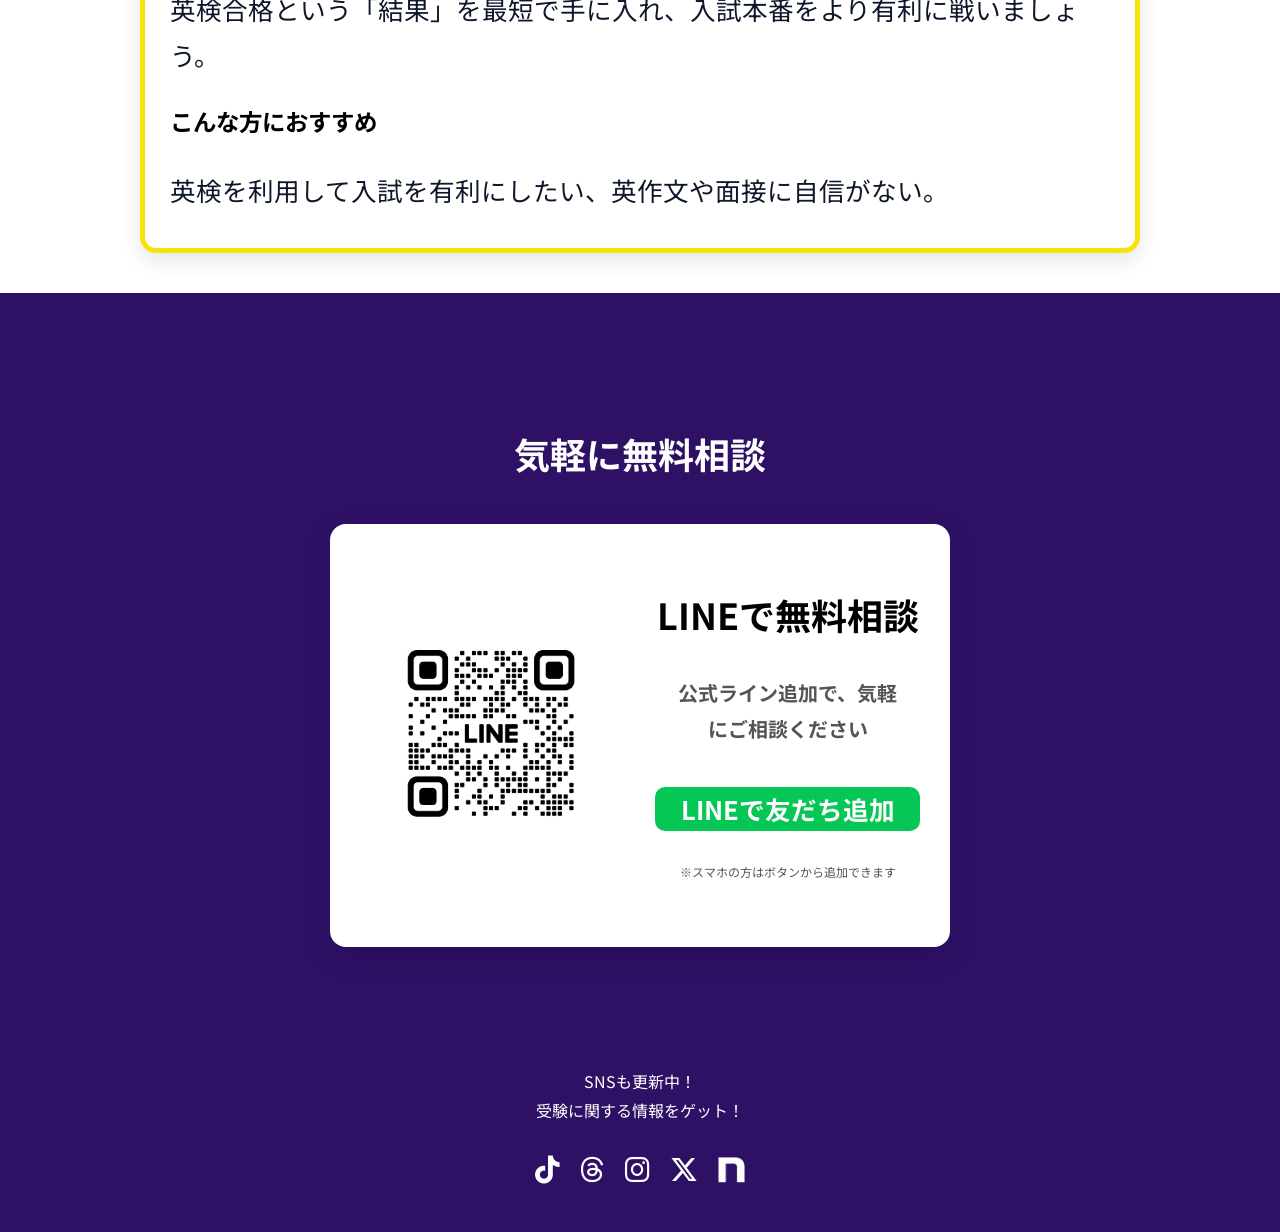
<file: course.html>
<!DOCTYPE html>
<html lang="jp">

<head>
    <meta charset="UTF-8">
    <meta name="viewport" content="width=device-width, initial-scale=1.0">
    <link rel="stylesheet" href="https://cdnjs.cloudflare.com/ajax/libs/font-awesome/6.5.1/css/all.min.css">

    <title>コース-Pass Academy</title>
    
    <meta name="description" content="Pass Academyは大学受験対策をサポートするオンライン個別学習塾です。">
    <link rel="stylesheet" href="style.css">
    <link href="https://fonts.googleapis.com/css2?family=Noto+Sans+JP:wght@300;400;700&display=swap" rel="stylesheet">
</head>

<body>
    <header>
        <div class="logo">
            <a href="index.html">
                <img src="main_logo.jpg" alt="Pass Academy">
            </a>
        </div>
        <div class="right">
            <a href="contact.html" class="sub-cnt"><span class="small">期間限定</span>今なら豪華特典付き！</a>
            <!-- <a href="contact.html" class="cnt">無料相談</a> -->

            <div class="menu-btn" id="menuBtn">
                ☰
            </div>
        </div>
        <!-- <a href="contact.html" class="cnt">無料相談はこちらから</a> -->
    </header>

    <!-- サイドバー -->
    <nav class="sidebar" id="sidebar">
        <div class="close-btn" id="closeBtn">
            ✕
        </div>
        <ul>
            <li><a href="index.html">ホーム</a></li>
            <li><a href="info.html">Pass Academyとは</a></li>
            <li><a href="course.html">コース/料金</a></li>
            <li><a href="contact.html">お問い合わせ</a></li>
        </ul>

        <div class="sns-links">

            <a href="https://www.tiktok.com/@yuki_passacademy_09?_r=1&_t=ZS-96BkiOVivVV">
                <i class="fa-brands fa-tiktok"></i>
            </a>

            <a href="https://www.threads.com/@pass_academy_march?igshid=NTc4MTIwNjQ2YQ==">
                <i class="fa-brands fa-threads"></i>
            </a>

            <a href="https://www.instagram.com/pass_academy_march?igsh=MTlmYmQ1NTVnb2lhcQ%3D%3D&utm_source=qr">
                <i class="fa-brands fa-instagram"></i>
            </a>

            <a href="https://x.com/passacademy0909?s=21">
                <i class="fa-brands fa-x-twitter"></i>
            </a>

            <a href="https://note.com/1002yuki" class="note-btn">
                <img src="note_logo_black.png" alt="">
            </a>

        </div>
    </nav>

    <section class="course-main">
        <section class="course-table">
            <h2>コース案内</h2>

            <div class="course-wrapper">
                <table>
                    <thead>
                        <tr>
                            <th>特徴</th>
                            <th class="light">ライト<br>月額4,980円~</th>
                            <th class="standard">スタンダード<br>月額6,980円~</th>
                            <th class="premium">プレミアム<br>月額9,800円~</th>
                            <th class="eiken">英検<br>月額3,980円~</th>
                        </tr>
                    </thead>

                    <tbody>
                        <tr>
                            <td>計画書作成</td>
                            <td>✔</td>
                            <td>✔</td>
                            <td>✔</td>
                            <td>✔</td>
                        </tr>

                        <tr>
                            <td>月1回面談</td>
                            <td>✔</td>
                            <td>✔</td>
                            <td>✔</td>
                            <td>✔</td>
                        </tr>

                        <tr>
                            <td>記述添削</td>
                            <td class="none">-</td>
                            <td>✔</td>
                            <td>✔</td>
                            <td>英作文のみ</td>
                        </tr>

                        <tr>
                            <td>チャット質問</td>
                            <td class="none">-</td>
                            <td>制限あり</td>
                            <td class="highlight">無制限</td>
                            <td class="none">-</td>
                        </tr>

                        <tr>
                            <td>60分授業</td>
                            <td class="none">-</td>
                            <td class="none">-</td>
                            <td class="highlight">月2回無料</td>
                            <td class="none">-</td>
                        </tr>
                    </tbody>
                </table>
            </div>
        </section>

        <section class="course-detail">
            <div class="light-detail">
                <h2>ライトコース</h2>
                <h3 class="money">月額4,980円~</h3>
                <p>「まずは自分専用の『正しい地図』が欲しい方へ」 独学で頑張りたいけれど、何をどの順番で進めればいいかわからないという方に最適なプランです。Pass
                    academyの核となる「オーダーメイド計画書」を作成し、月1回の面談で進捗を確認します。過剰なサポートを省き、低価格でプロの学習戦略を手に入れられる、スタートにぴったりのコースです。</p>
                <h3>こんな方におすすめ</h3>
                <p>基礎は自分で進められる、まずは学習ルートを明確にしたい。</p>
            </div>

            <div class="standard-deteil">
                <h2>スタンダードコース</h2>
                <h3 class="money">月額 6,980円〜</h3>
                <p>「着実なレベルアップを求める方のための、ベストバランスプラン」
                    私立文系合格には欠かせない「記述力」を磨きたい方におすすめです。オーダーメイド計画書の作成に加え、書いた答案の添削を行います。チャットでの質問受付もあるため、学習中に生じた疑問をその都度解消しながら、着実に学力を積み上げていくことができます。
                </p>
                <h3>こんな方におすすめ</h3>
                <p>記述対策もしたい、学習中にわからないことがあったらプロに聞きたい。</p>
            </div>

            <div class="premium-detail">
                <h2>プレミアムコース</h2>
                <h3 class="money">月額 9,800円〜</h3>
                <p>「合格への最短距離を駆け抜ける、フルサポートプラン」
                    学習計画からメンタルサポート、そして直接指導まで、すべてを網羅した最強のコースです。チャットは無制限、さらに月2回の個別授業（60分）で、苦手分野を徹底的に潰すことができます。また、無料面談も好きなタイミングで利用可能。不安を一切排除し、合格まで二人三脚で走り抜けます。
                </p>
                <h3>こんな方におすすめ</h3>
                <p> 独学に不安がある、苦手科目を直接教えてほしい、最後まで徹底的にサポートしてほしい。</p>
            </div>

            <div class="eiken-detail">
                <h2>英検コース</h2>
                <h3 class="money">月額 3,980円〜</h3>
                <p>「大学入試を有利に進めるための、英検特化プラン」
                    現在の大学入試において強力な武器となる「英検」合格を目指します。受験期間に合わせて計画書を作成し、最も苦戦しやすい英作文の添削や、本番さながらの面接対策を実施します。英検合格という「結果」を最短で手に入れ、入試本番をより有利に戦いましょう。
                </p>
                <h3>こんな方におすすめ</h3>
                <p> 英検を利用して入試を有利にしたい、英作文や面接に自信がない。</p>
            </div>
        </section>
    </section>

    <div class="overlay" id="overlay"></div>

    <footer>
        <section class="section-buttom">
            <div class="line-wrapper">
                <div class="buttom-cta">
                    <h2>気軽に無料相談</h2>

                    <div class="line-card">
                        <div class="line-card-body">
                            <div class="line-QR">
                                <img src="line.jpg" alt="" id="line">
                            </div>

                            <div class="line-info">
                                <h2 class="line-h2">LINEで無料相談</h2>
                                <p class="line-text">公式ライン追加で、気軽にご相談ください</p>
                                <a href="https://lin.ee/U14VeiS" class="line-button">
                                    LINEで友だち追加
                                </a>
                                <p class="line-note">
                                    ※スマホの方はボタンから追加できます
                                </p>
                            </div>
                        </div>
                    </div>
                </div>
            </div>
            <section class="sns">

                <p>SNSも更新中！<br>受験に関する情報をゲット！</p>

                <div class="sns-links">

                    <a href="https://www.tiktok.com/@yuki_passacademy_09?_r=1&_t=ZS-96BkiOVivVV">
                        <i class="fa-brands fa-tiktok"></i>
                    </a>

                    <a href="https://www.threads.com/@pass_academy_march?igshid=NTc4MTIwNjQ2YQ==">
                        <i class="fa-brands fa-threads"></i>
                    </a>

                    <a href="https://www.instagram.com/pass_academy_march?igsh=MTlmYmQ1NTVnb2lhcQ%3D%3D&utm_source=qr">
                        <i class="fa-brands fa-instagram"></i>
                    </a>

                    <a href="https://x.com/passacademy0909?s=21">
                        <i class="fa-brands fa-x-twitter"></i>
                    </a>

                    <a href="https://note.com/1002yuki" class="note-btn">
                        <img src="note_logo.png" alt="">
                    </a>

                </div>
            </section>
        </section>
        <!-- <p>© Pass Academy</p> -->
    </footer>

    <script src="app.js"></script>
</body>

</html>
</file>
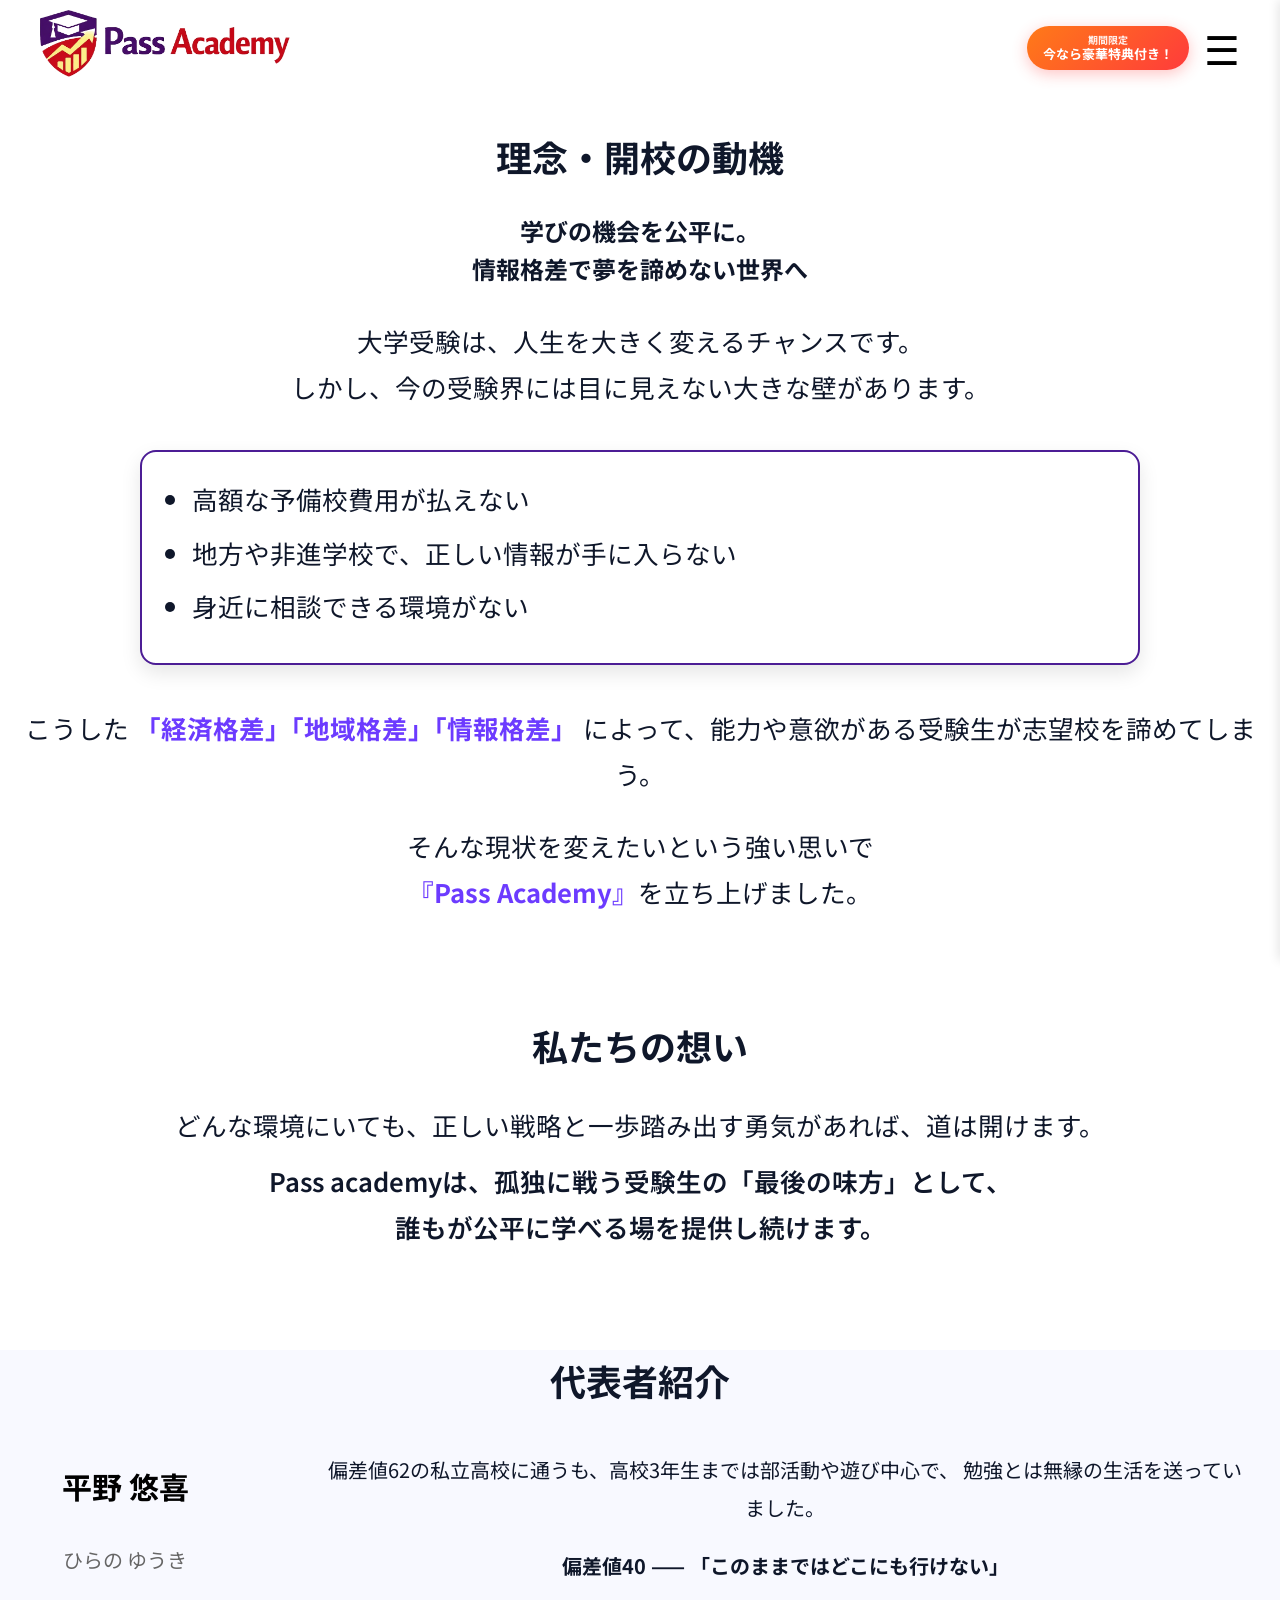
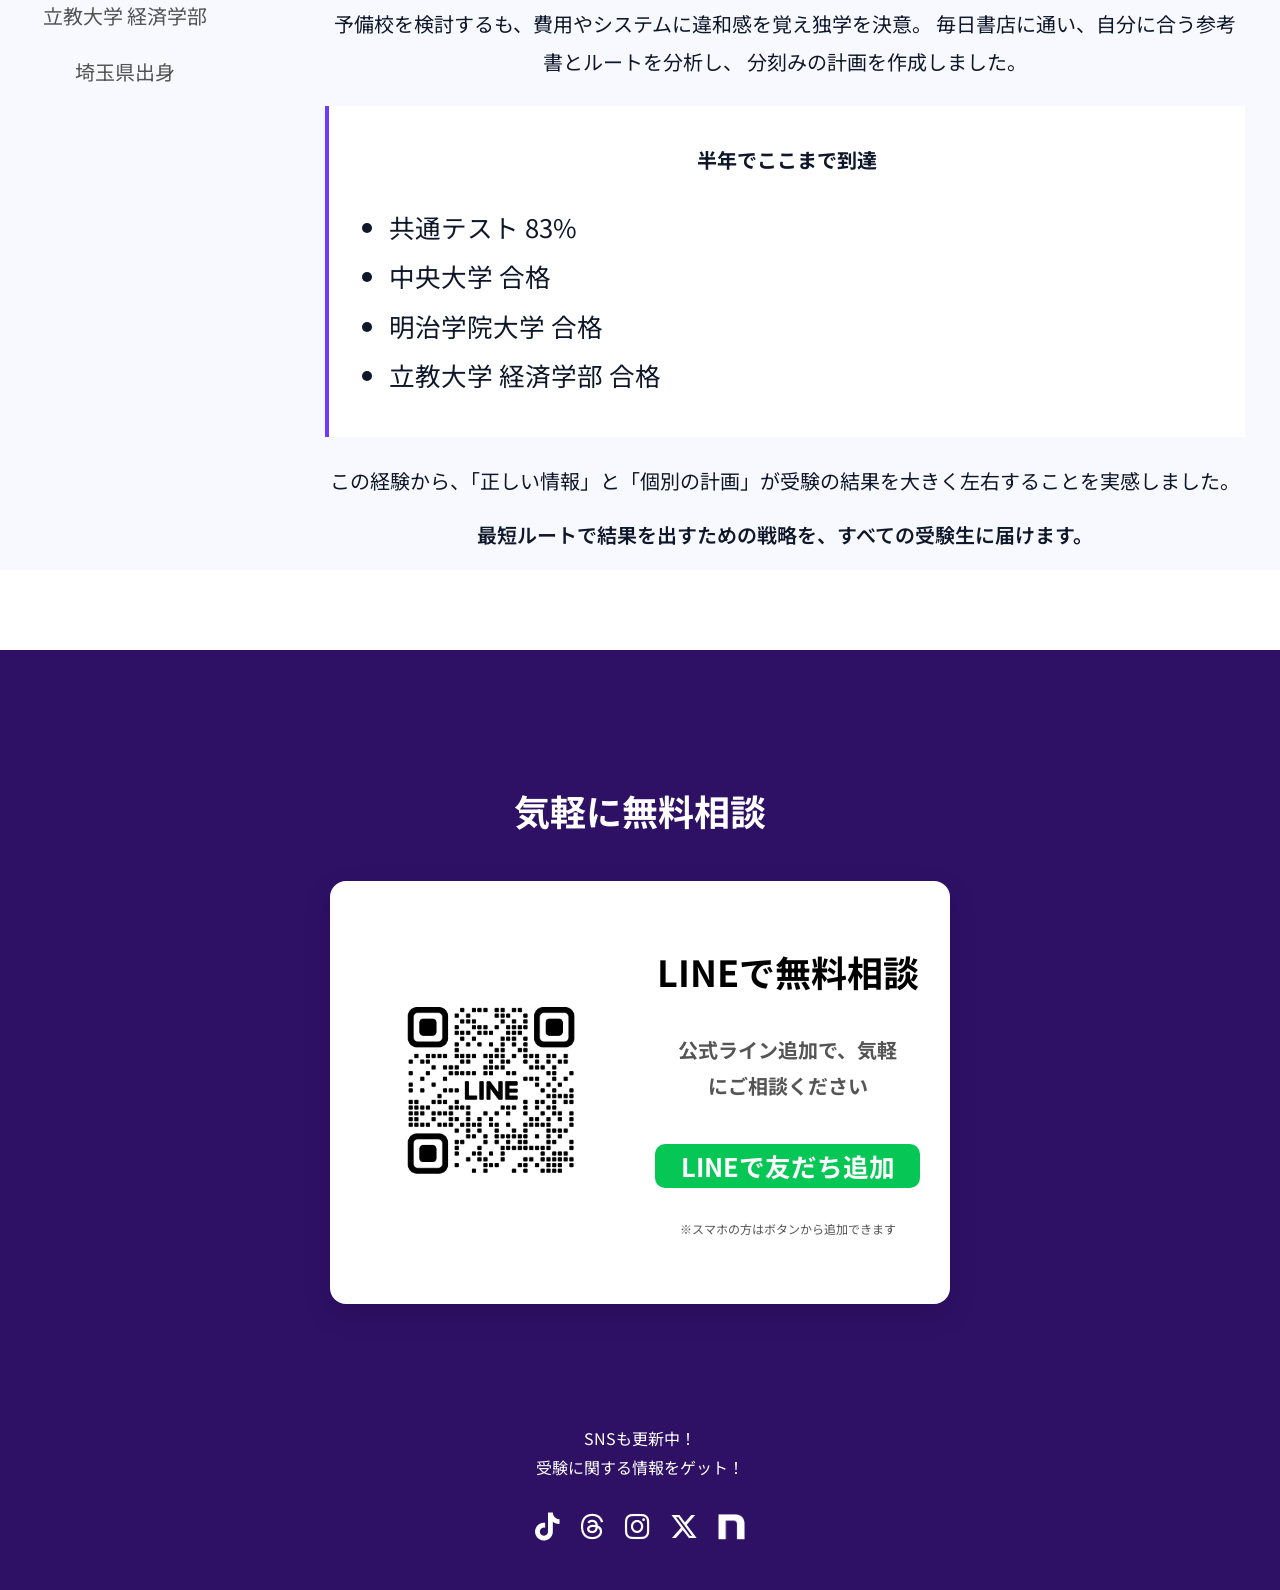
<file: info.html>
<!DOCTYPE html>
<html lang="jp">

<head>
    <meta charset="UTF-8">
    <meta name="viewport" content="width=device-width, initial-scale=1.0">
    <link rel="stylesheet" href="https://cdnjs.cloudflare.com/ajax/libs/font-awesome/6.5.1/css/all.min.css">

    <title>Pass Academyとは-Pass Academy</title>
    
    <link rel="stylesheet" href="style.css">
    <link href="https://fonts.googleapis.com/css2?family=Noto+Sans+JP:wght@300;400;700&display=swap" rel="stylesheet">
</head>

<body>
    <header>
        <div class="logo">
            <a href="index.html">
                <img src="main_logo.jpg" alt="Pass Academy">
            </a>
        </div>
        <div class="right">
            <a href="contact.html" class="sub-cnt"><span class="small">期間限定</span>今なら豪華特典付き！</a>
            <!-- <a href="contact.html" class="cnt">無料相談</a> -->

            <div class="menu-btn" id="menuBtn">
                ☰
            </div>
        </div>
        <!-- <a href="contact.html" class="cnt">無料相談はこちらから</a> -->
    </header>

    <!-- サイドバー -->
    <nav class="sidebar" id="sidebar">
        <div class="close-btn" id="closeBtn">
            ✕
        </div>
        <ul>
            <li><a href="index.html">ホーム</a></li>
            <li><a href="info.html">Pass Academyとは</a></li>
            <li><a href="course.html">コース/料金</a></li>
            <li><a href="contact.html">お問い合わせ</a></li>
        </ul>

        <div class="sns-links">

            <a href="https://www.tiktok.com/@yuki_passacademy_09?_r=1&_t=ZS-96BkiOVivVV">
                <i class="fa-brands fa-tiktok"></i>
            </a>

            <a href="https://www.threads.com/@pass_academy_march?igshid=NTc4MTIwNjQ2YQ==">
                <i class="fa-brands fa-threads"></i>
            </a>

            <a href="https://www.instagram.com/pass_academy_march?igsh=MTlmYmQ1NTVnb2lhcQ%3D%3D&utm_source=qr">
                <i class="fa-brands fa-instagram"></i>
            </a>

            <a href="https://x.com/passacademy0909?s=21">
                <i class="fa-brands fa-x-twitter"></i>
            </a>

            <a href="https://note.com/1002yuki" class="note-btn">
                <img src="note_logo_black.png" alt="">
            </a>

        </div>
    </nav>
    <div class="overlay" id="overlay"></div>

    <div class="all-fade-in">
        <section class="info-main">
            <h2>理念・開校の動機</h2>

            <p class="catch">
                学びの機会を公平に。<br>
                情報格差で夢を諦めない世界へ
            </p>

            <p>
                大学受験は、人生を大きく変えるチャンスです。<br>
                しかし、今の受験界には目に見えない大きな壁があります。
            </p>

            <div class="issues-card">
                <ul class="issues">
                    <li>高額な予備校費用が払えない</li>
                    <li>地方や非進学校で、正しい情報が手に入らない</li>
                    <li>身近に相談できる環境がない</li>
                </ul>
            </div>

            <p>
                こうした
                <span class="highlight">「経済格差」「地域格差」「情報格差」</span>
                によって、能力や意欲がある受験生が志望校を諦めてしまう。
            </p>

            <p class="desire">
                そんな現状を変えたいという強い思いで<br>
                <span class="highlight">『Pass Academy』</span>を立ち上げました。
            </p>

            <h2>私たちの想い</h2>

            <p>
                どんな環境にいても、正しい戦略と一歩踏み出す勇気があれば、道は開けます。
            </p>

            <p class="strong">
                Pass academyは、孤独に戦う受験生の「最後の味方」として、<br>
                誰もが公平に学べる場を提供し続けます。
            </p>

            <section class="profile">
                <div class="container">

                    <h2>代表者紹介</h2>

                    <div class="profile-wrap">

                        <div class="profile-left">
                            <!-- <img src="profile.jpg" alt="代表者"> -->

                            <h3>平野 悠喜</h3>
                            <p class="kana">ひらの ゆうき</p>

                            <p class="meta">立教大学 経済学部</p>
                            <p class="meta">埼玉県出身</p>
                        </div>

                        <div class="profile-right">

                            <p>
                                偏差値62の私立高校に通うも、高校3年生までは部活動や遊び中心で、
                                勉強とは無縁の生活を送っていました。
                            </p>

                            <p class="quote">
                                偏差値40 —— 「このままではどこにも行けない」
                            </p>

                            <p>
                                予備校を検討するも、費用やシステムに違和感を覚え独学を決意。
                                毎日書店に通い、自分に合う参考書とルートを分析し、
                                分刻みの計画を作成しました。
                            </p>

                            <div class="results-box">
                                <p class="results-title">半年でここまで到達</p>
                                <ul>
                                    <li>共通テスト 83%</li>
                                    <li>中央大学 合格</li>
                                    <li>明治学院大学 合格</li>
                                    <li>立教大学 経済学部 合格</li>
                                </ul>
                            </div>

                            <p>
                                この経験から、「正しい情報」と「個別の計画」が受験の結果を大きく左右することを実感しました。
                            </p>

                            <p class="strong">
                                最短ルートで結果を出すための戦略を、すべての受験生に届けます。
                            </p>

                        </div>
                    </div>

                </div>
            </section>
        </section>


    </div>
    </section>
    <footer>
        <section class="section-buttom">
            <div class="line-wrapper">
                <div class="buttom-cta">
                    <h2>気軽に無料相談</h2>

                    <div class="line-card">
                        <div class="line-card-body">
                            <div class="line-QR">
                                <img src="line.jpg" alt="" id="line">
                            </div>

                            <div class="line-info">
                                <h2 class="line-h2">LINEで無料相談</h2>
                                <p class="line-text">公式ライン追加で、気軽にご相談ください</p>
                                <a href="https://lin.ee/U14VeiS" class="line-button">
                                    LINEで友だち追加
                                </a>
                                <p class="line-note">
                                    ※スマホの方はボタンから追加できます
                                </p>
                            </div>
                        </div>
                    </div>
                </div>
            </div>
            <section class="sns">

                <p>SNSも更新中！<br>受験に関する情報をゲット！</p>

                <div class="sns-links">

                    <a href="https://www.tiktok.com/@yuki_passacademy_09?_r=1&_t=ZS-96BkiOVivVV">
                        <i class="fa-brands fa-tiktok"></i>
                    </a>

                    <a href="https://www.threads.com/@pass_academy_march?igshid=NTc4MTIwNjQ2YQ==">
                        <i class="fa-brands fa-threads"></i>
                    </a>

                    <a href="https://www.instagram.com/pass_academy_march?igsh=MTlmYmQ1NTVnb2lhcQ%3D%3D&utm_source=qr">
                        <i class="fa-brands fa-instagram"></i>
                    </a>

                    <a href="https://x.com/passacademy0909?s=21">
                        <i class="fa-brands fa-x-twitter"></i>
                    </a>

                    <a href="https://note.com/1002yuki" class="note-btn">
                        <img src="note_logo.png" alt="">
                    </a>

                </div>
            </section>
            <!-- <p>© Pass Academy</p> -->
    </footer>

    <script src="app.js"></script>
</body>

</html>
</file>
<file: style.css>
body {
    margin: 0;
    font-size: 20px;
    line-height: 1.7;
    font-weight: 300;

    background: #ffffff;
    font-family:
        "Noto Sans JP",
        "Helvetica Neue",
        Arial,
        sans-serif;
    /* overflow-x: hidden; */
}

header {
    margin: 0;
    background-color: #ffffff;
    color: white;
    padding: 10px 40px;
    position: sticky;
    top: 0;
    display: flex;
    justify-content: space-between;
    align-items: center;
    z-index: 1000;
}

.logo {
    display: flex;
    align-items: center;
    gap: 12px;
    cursor: pointer;
}

.logo img {
    max-width: 250px;
    height: auto;
}

.right {
    display: flex;
    align-items: center;
    gap: 15px;
}


header .cnt {
    display: inline-block;
    padding: 5px 20px;
    border-radius: 999px;
    transition: 0.3s;
    text-decoration: none;
    margin-top: 0;
    font-size: 22px;
    background: linear-gradient(135deg, #F59E0B);
    color: white;
    font-weight: 700;
}

.sub-cnt {
    background: linear-gradient(135deg, #FF7A18, #FF3B3B);
    color: white;
    padding: 8px 16px;
    border-radius: 999px;
    font-weight: 700;
    font-size: 13px;
    text-align: center;
    line-height: 1.2;
    text-decoration: none;
    display: flex;
    flex-direction: column;
    justify-content: center;
    box-shadow: 0 4px 15px rgba(255, 59, 59, 0.3);
    transition: 0.3s;
}

.sub-cnt .small {
    font-size: 10px;
    opacity: 0.9;
}

.sub-cnt:hover {
    transform: translateY(-2px);
    box-shadow: 0 6px 20px rgba(255, 59, 59, 0.5);
}



/* サイドバー */
.menu-btn {
    font-size: 40px;
    cursor: pointer;
    color: black;
}

.close-btn {
    position: absolute;
    top: 20px;
    right: 20px;
    font-size: 40px;
    cursor: pointer;
    color: black;
}

.sidebar {
    position: fixed;
    top: 0;
    right: -350px;
    /* 最初は隠す */
    width: 350px;
    height: 100%;
    background: white;
    box-shadow: -2px 0 10px rgba(0, 0, 0, 0.1);
    transition: 0.3s;
    padding-top: 60px;
    z-index: 1001;
}

/* 開いた状態 */
.sidebar.active {
    right: 0;
}

/* メニュー */
.sidebar ul {
    list-style: none;
    padding: 0;
    font-size: 25px;
}

.sidebar li {
    padding: 15px 20px;
}

.sidebar a {
    text-decoration: none;
    color: #333;
}

/* 背景暗くするやつ */
.overlay {
    position: fixed;
    top: 0;
    left: 0;
    width: 100%;
    height: 100%;
    background: rgba(0, 0, 0, 0.3);
    opacity: 0;
    visibility: hidden;
    transition: 0.3s;
    z-index: 1000;
}

/* 表示 */
.overlay.active {
    opacity: 1;
    visibility: visible;
}


h2 {
    text-align: center;
    color: #0F172A;
    font-size: 36px;
    font-weight: 700;
    margin-bottom: 20px;
}

p {
    color: #0F172A;
    text-align: center;
    font-size: 1.6rem;
    font-weight: 400;
    line-height: 1.8;
    margin-bottom: 10px;
}

ol,
ul {
    color: #0F172A;
    font-size: 1.6rem;
    font-weight: 400;
}

ol li {
    margin-top: 80px;
}

.main .info-main .course-main {
    margin: 0 auto;
    padding: 0 20px;
}

.main section {
    margin: 40px 0;
    padding: 80px 20px;
}

.main section:first-child {
    margin-top: 0;
}

.main section:last-child {
    margin: 0;
}

.firstView {
    min-height: 80vh;
    padding-top: 120px;
    display: flex;
    justify-content: center;
    align-items: center;
    flex-direction: column;
    text-align: center;
}

.firstView h2 {
    font-size: clamp(24px, 5vw, 60px);
    margin-top: 0px;
}

.firstView p {
    font-size: 2rem;
    margin-bottom: 20px;
}

.PA img {
    width: 85%;
    max-width: 550px;
    height: auto;
    margin-top: 30px;
}


.section-inner {
    max-width: 800px;
    margin: 0 auto;
}

.cta {
    text-align: center;
    margin-top: 40px;
}

.cnt {
    display: inline-block;
    padding: 14px 32px;
    border-radius: 999px;
    font-size: 18px;
    text-decoration: none;
    box-shadow: 0 12px 24px rgba(255, 140, 66, 0.4);
    transition: all 0.25s ease;
    background: linear-gradient(135deg, #F59E0B);
    color: white;
    font-weight: 700;
}

.cnt:hover {
    transform: translateY(-2px) scale(1.03);
    box-shadow: 0 12px 24px rgba(243, 156, 102, 0.769);
}

.prbEx {
    background: #fff;
    border-radius: 16px;
    padding: 25px;
    width: 90%;
    max-width: 1000px;
    margin: 0 auto;
    margin: 40px auto;
    box-shadow: 0 8px 20px rgba(0, 0, 0, 0.1);
    transition: 0.3s;
    border: 2px solid #4C1D95;
    position: relative;
    z-index: 1;
    box-sizing: border-box;
}

.prbEx ul {
    padding-left: 25px;
    margin: 0;
}

.ex li {
    margin-bottom: 10px;
}

.ex {
    background: #fff;
    border-radius: 16px;
    padding: 25px;
    width: 90%;
    max-width: 1000px;
    margin: 0 auto;
    margin: 40px auto;
    box-shadow: 0 8px 20px rgba(0, 0, 0, 0.1);
    transition: 0.3s;
    border: 2px solid #4C1D95;
    position: relative;
    z-index: 1;
    box-sizing: border-box;
}

.ex h3 {
    font-size: 35px;
    text-align: center;
    color: #4C1D95;
}

.pricing {
    text-align: center;

}

.pricing h2 {
    margin-top: -60px;
    font-size: 25px;
    margin-bottom: 20px;
}

.pricing-table {
    display: grid;
    grid-template-columns: repeat(2, 1fr);
    gap: 20px;
    max-width: 800px;
    margin: 0 auto;
}

.pricing-table h3 {
    color: #0F172A;
}

.plan {
    background: #fff;
    border-radius: 16px;
    padding: 24px;
    width: 100%;
    box-sizing: border-box;
    box-shadow: 0 8px 20px rgba(0, 0, 0, 0.1);
    transition: 0.3s;
    border: 2px solid #4C1D95;
    position: relative;
    z-index: 1;
}

.plan:hover {
    transform: translateY(-5px);
    border-width: 4px;
    border-color: #280bcb;
    outline: 3px solid #5a3dff;
}

.plan h3 {
    font-size: 22px;
    margin-bottom: 10px;
}

.price {
    font-size: 26px;
    font-weight: bold;
    margin-bottom: 15px;
}

.plan ul {
    list-style: none;
    padding: 0;
    text-align: left;
}

.plan li {
    margin-bottom: 12px;
    font-size: 18px;
}


.recommended::before {
    content: "おすすめ";
    display: inline-block;
    background: #4C1D95;
    color: #fff;
    font-size: 18px;
    padding: 5px 10px;
    border-radius: 20px;
    margin-bottom: 10px;
    position: absolute;
    top: -12px;
    left: 50%;
    transform: scale(1.03) translateX(-50%);
}



.floating-btn {
    position: fixed;
    bottom: 20px;
    right: 20px;
    padding: 10px 30px;
    border-radius: 999px;
    font-size: 24px;
    text-decoration: none;
    box-shadow: 0 8px 20px rgba(0, 0, 0, 0.3);
    z-index: 999;
    transition: 0.3s;
    opacity: 0;
    background: linear-gradient(135deg, #F59E0B);
    color: white;
    font-weight: 700;
}

.floating-btn:hover {
    transform: translateY(-3px);
    box-shadow: 0 12px 30px rgba(255, 140, 66, 0.6);
}

footer {
    background-color: #2E1065;
}

footer h2 {
    color: white;
}

footer p {
    text-align: left;
    font-size: 1rem;
    margin: 0;
    padding: 20px;
    color: white;
}

.section-buttom {
    text-align: center;
    font-size: 30px;
    padding: 60px 20px;
    margin-bottom: 0;
}

footer .section-buttom {
    margin: 0;
    padding: 40px 20px;
}


.sns p {
    text-align: center;
}

.sns-links {
    display: flex;
    flex-direction: row;
    justify-content: center;
    align-items: center;
    gap: 20px;
}

.sns-links a {
    color: #ffffff;
    font-size: 28px;
    transition: 0.3s;
}

.sns-links img {
    transform: translateY(3px);
}


.sns-links a:hover {
    /* color: #4A6CF7; */
    transform: translateY(-3px);
}

.sidebar .sns-links a {
    color: black;
}

@media (max-width: 768px) {

    body {
        font-size: 16px;
    }

    header {
        padding: 10px 40px;
    }

    img {
        max-width: 100%;
        height: auto;
    }

    /* .main {
        padding: 0 16px;
    } */

    .main section {
        padding: 60px 16px;
        margin: 20px 0;
    }

    h2 {
        font-size: 26px;
        line-height: 1.4;
        text-wrap: balance;
    }

    p {
        font-size: 1rem;
        width: 100%;
        max-width: 90%;
        margin: 0 auto;
        line-height: 1.9;
        word-break: break-word !important;
        overflow-wrap: anywhere;
    }

    ul {
        font-size: 1rem;
    }

    .firstView {
        min-height: auto;
        padding-top: 100px;
    }

    .firstView h2 {
        font-size: 2rem;
    }

    .firstView p {
        font-size: 1.1rem;
        padding: 0 10px;
        word-break: break-word !important;
    }

    .PA {
        font-size: 2.4rem;
    }

    .cnt {
        padding: 12px 20px;
        font-size: 16px;
    }

    .sub-cnt {
        font-size: 11px;
        padding: 6px 10px;
    }

    .sub-cnt .small {
        font-size: 9px;
    }

    .ex {
        padding: 20px;
        box-sizing: border-box;
    }

    .ex p {
        word-break: break-word;
        overflow-wrap: break-word;
        margin-top: 10px;
    }

    .ex h3 {
        font-size: 20px;
    }

    .pricing-table {
        grid-template-columns: 1fr;
        gap: 20px;
    }

    .plan {
        padding: 20px;
    }

    .plan h3 {
        font-size: 20px;
    }

    .plan li {
        font-size: 14px;
    }

    .price {
        font-size: 20px;
    }

    header {
        padding: 8px 16px;
    }

    .logo img {
        height: 40px;
    }

    .logoText {
        display: none;
    }

    header .cnt {
        font-size: 12px;
        padding: 10px 20px;
    }

    .floating-btn {
        font-size: 16px;
        padding: 10px 18px;
    }
}

html {
    scroll-behavior: smooth;
}



/* お問い合わせページ */

.contact {
    min-height: 80vh;
}

.line-wrapper {
    display: flex;
    justify-content: center;
    align-items: center;
    padding: 60px 20px;
}

#line {
    max-width: 250px;
    height: auto;
    display: block;
    margin: 30px auto;
}

.line-card {
    background: #fff;
    padding: 30px;
    border-radius: 16px;
    width: 90%;
    max-width: 700px;
    margin: 40px auto;
    box-shadow: 0 10px 30px rgba(0, 0, 0, 0.1);
    box-sizing: border-box;
}

.line-card-body {
    display: flex;
    align-items: center;
    gap: 30px;
    justify-content: center;
}

.line-QR img {
    width: 180px;
}

.line-info {
    text-align: center;
    width: 100%;
}

.line-info h2 {
    margin-bottom: 10px;
}

.line-info p {
    margin-bottom: 15px;
    color: #555;
    text-align: center;
}

.line-QR,
.line-info {
    width: 100%;
    max-width: none;
}

.line-h2 {
    color: black;
}

.line-text {
    font-size: 20px;
    font-weight: 700;
}

.line-button {
    display: block;
    background: #06C755;
    color: white;
    margin: 20px auto 0;
    border-radius: 10px;
    font-weight: bold;
    text-decoration: none;
    font-size: 1.6rem;
    transition: 0.3s;
    justify-content: center;
    text-align: center;
}

.line-button:hover {
    opacity: 0.8;
}

.line-note {
    font-size: 12px;
    margin-top: 10px;
    color: #888;
    font-weight: 400;
}

@media (max-width: 768px) {
    .line-card-body {
        flex-direction: column;
        text-align: center;
        gap: 20px;
    }

    .line-QR img {
        width: 200px;
    }

    .line-button {
        width: 100%;
        /* max-width: 300px; */
    }
}


/* Pass Academyとはページ */

.catch {
    font-size: 24px;
    font-weight: 700;
    line-height: 1.6;
    margin-bottom: 30px;
}

.issues-card {
    background: #fff;
    border-radius: 16px;
    padding: 25px;
    width: 90%;
    max-width: 1000px;
    margin: 0 auto;
    margin: 40px auto;
    box-shadow: 0 8px 20px rgba(0, 0, 0, 0.1);
    transition: 0.3s;
    border: 2px solid #4C1D95;
    position: relative;
    z-index: 1;
    box-sizing: border-box;
}

.issues-card ul {
    padding-left: 25px;
    margin: 0;
}

.issues {
    margin: 20px 0 30px;
    padding-left: 20px;
}

.issues li {
    margin-bottom: 10px;
}

.highlight {
    font-weight: 700;
    color: #6C3BFF;
}

.desire {
    margin-bottom: 100px;
}

.strong {
    font-weight: 600;
    margin-top: 20px;
    margin-bottom: 100px;
}

.profile {
    background: #f8f9ff;
    margin-bottom: 80px;
}

.profile p {
    font-size: 20px;
}

.profile-wrap {
    display: flex;
    gap: 40px;
    align-items: flex-start;
}

.profile-left {
    width: 250px;
    text-align: center;
}

.profile-left img {
    width: 120px;
    height: 120px;
    border-radius: 50%;
    object-fit: cover;
    margin-bottom: 15px;
}

.profile-left h3 {
    font-size: 30px;
}

.kana {
    font-size: 14px;
    color: #666;
}

.meta {
    font-size: 14px;
    color: #555;
}

.profile-right {
    flex: 1;
    margin-right: 35px;
    margin-left: 35px;
}

.profile-right p {
    line-height: 1.9;
    margin-bottom: 16px;
}

.quote {
    font-size: 18px;
    font-weight: bold;
    margin: 20px 0;
}

.results-box {
    background: #fff;
    border-left: 4px solid #6C3BFF;
    padding: 15px 20px;
    margin: 25px 0;
}

.results-title {
    font-weight: 700;
    margin-bottom: 10px;
}

.results-box li {
    margin-bottom: 6px;
}

.strong {
    font-weight: 600;
    margin-top: 10px;
}

@media (max-width: 768px) {
    .profile-wrap {
        flex-direction: column;
    }

    .profile-left {
        width: 100%;
    }
}


/* コース比較表 */
.course-table {
    padding: 80px 20px;
    text-align: center;
}

.course-table h2 {
    margin-bottom: 40px;
}

.table-wrapper {
    overflow-x: auto;
}

table {
    width: 100%;
    max-width: 900px;
    margin: 0 auto;
    border-collapse: collapse;
    background: white;
    border-radius: 16px;
    overflow: hidden;
    box-shadow: 0 10px 30px rgba(0, 0, 0, 0.05);
}

th,
td {
    padding: 18px 12px;
    font-size: 15px;
}

thead {
    background: #f7f8ff;
}

th {
    font-weight: 600;
}

tbody tr {
    border-top: 1px solid #eee;
}

td:first-child {
    text-align: left;
    font-weight: 500;
}

td {
    text-align: center;
}

.none {
    color: #bbb;
}

.highlight {
    color: #6C3BFF;
    font-weight: bold;
}

.light {
    background: #a6eec4;
}

.standard {
    background: #f88073;
}

.premium {
    background: #6C3BFF;
    color: white;
}

.eiken {
    background: #f3e309;
}

.light-detail {
    background: #fff;
    border-radius: 16px;
    padding: 25px;
    width: 90%;
    max-width: 1000px;
    margin: 0 auto;
    margin: 40px auto;
    box-shadow: 0 8px 20px rgba(0, 0, 0, 0.1);
    transition: 0.3s;
    border: 5px solid #a6eec4;
    position: relative;
    z-index: 1;
    box-sizing: border-box;
}

.standard-deteil {
    background: #fff;
    border-radius: 16px;
    padding: 25px;
    width: 90%;
    max-width: 1000px;
    margin: 0 auto;
    margin: 40px auto;
    box-shadow: 0 8px 20px rgba(0, 0, 0, 0.1);
    transition: 0.3s;
    border: 5px solid #f88073;
    position: relative;
    z-index: 1;
    box-sizing: border-box;
}

.premium-detail {
    background: #fff;
    border-radius: 16px;
    padding: 25px;
    width: 90%;
    max-width: 1000px;
    margin: 0 auto;
    margin: 40px auto;
    box-shadow: 0 8px 20px rgba(0, 0, 0, 0.1);
    transition: 0.3s;
    border: 5px solid #6C3BFF;
    position: relative;
    z-index: 1;
    box-sizing: border-box;
}

.eiken-detail {
    background: #fff;
    border-radius: 16px;
    padding: 25px;
    width: 90%;
    max-width: 1000px;
    margin: 0 auto;
    margin: 40px auto;
    box-shadow: 0 8px 20px rgba(0, 0, 0, 0.1);
    transition: 0.3s;
    border: 5px solid #f3e309;
    position: relative;
    z-index: 1;
    box-sizing: border-box;
}

.money {
    text-align: center;
}

.course-detail p {
    text-align: left;
}

@media (max-width: 600px) {

    th,
    td {
        padding: 14px 8px;
        font-size: 13px;
    }
}

/* フェードイン */
.fade-in {
    opacity: 0;
    transform: translateY(20px);
    transition: all 1s ease;
}

.fade-in.show {
    opacity: 1;
    transform: translateY(0);
}

.all-fade-in {
    opacity: 0;
    transform: translateY(30px);
    transition: all 4s ease;
}

.all-fade-in.show {
    opacity: 1;
    transform: translateY(0);
}
</file>
